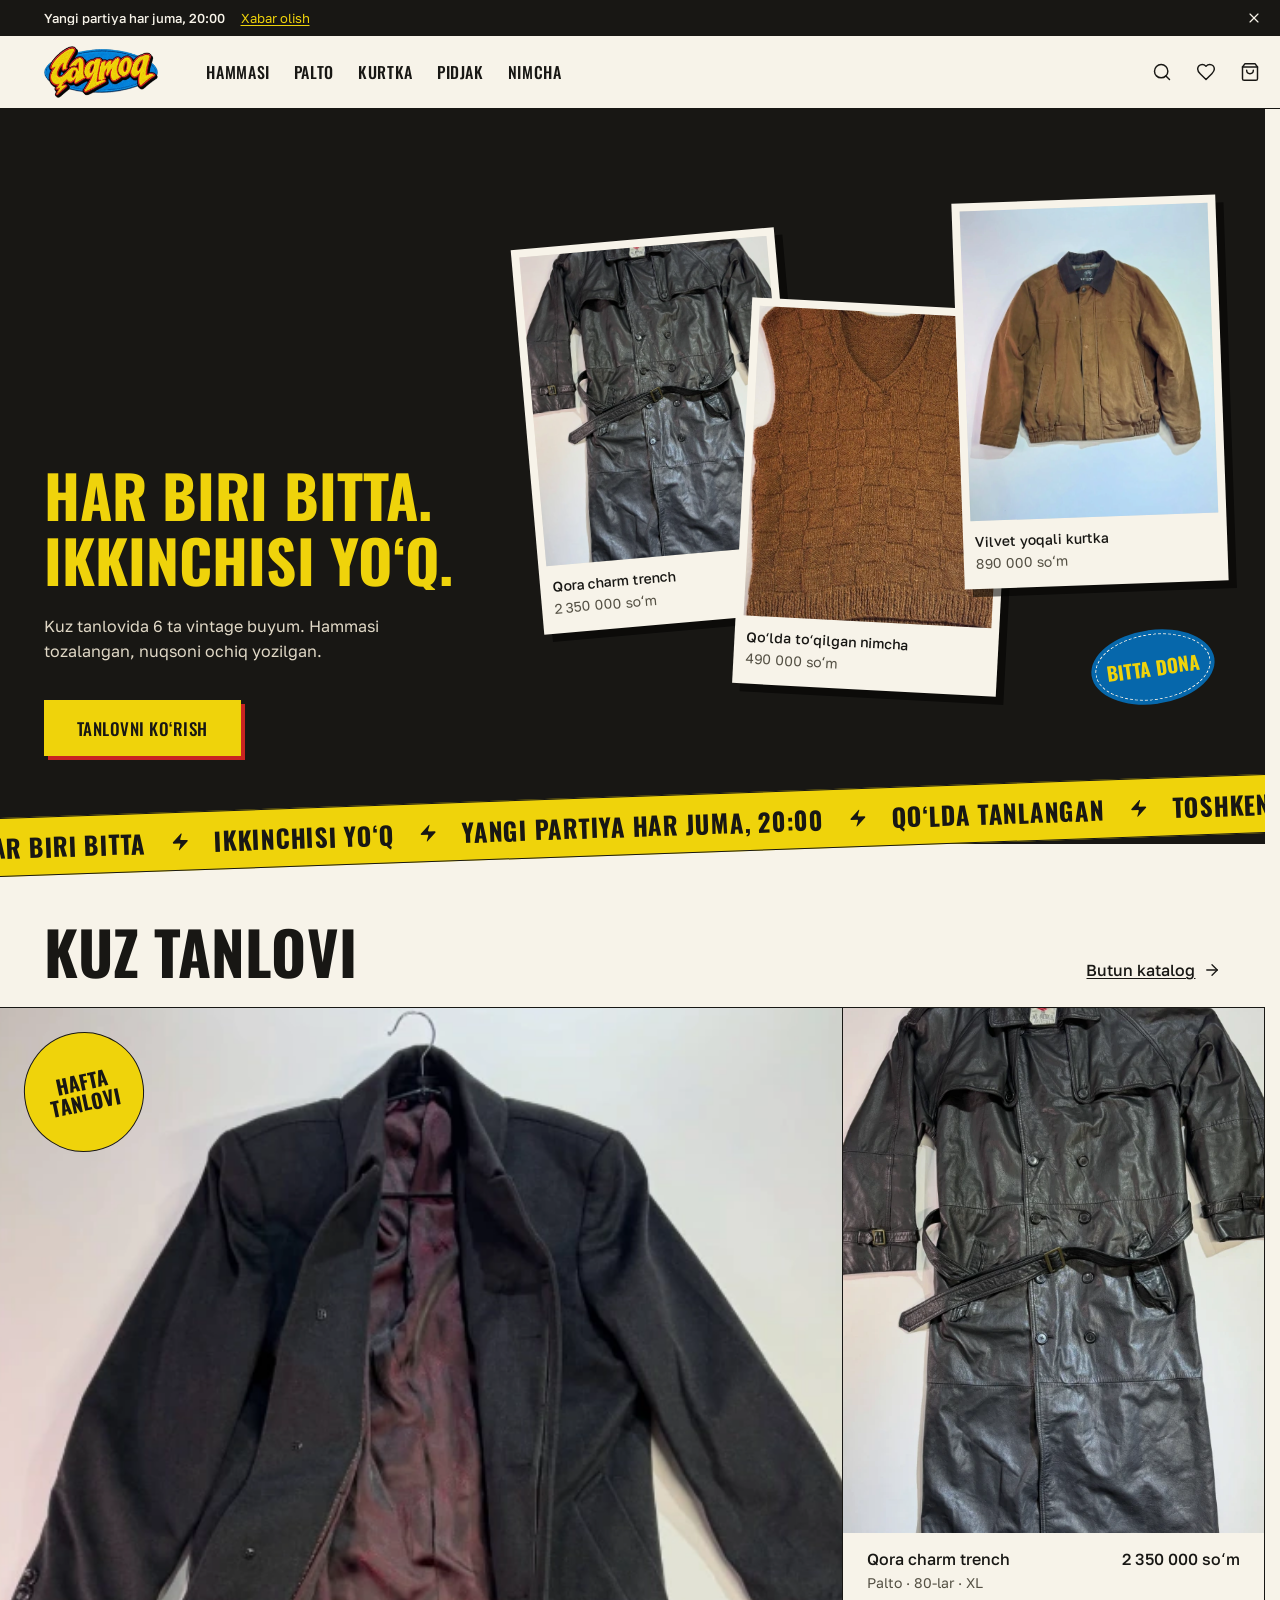
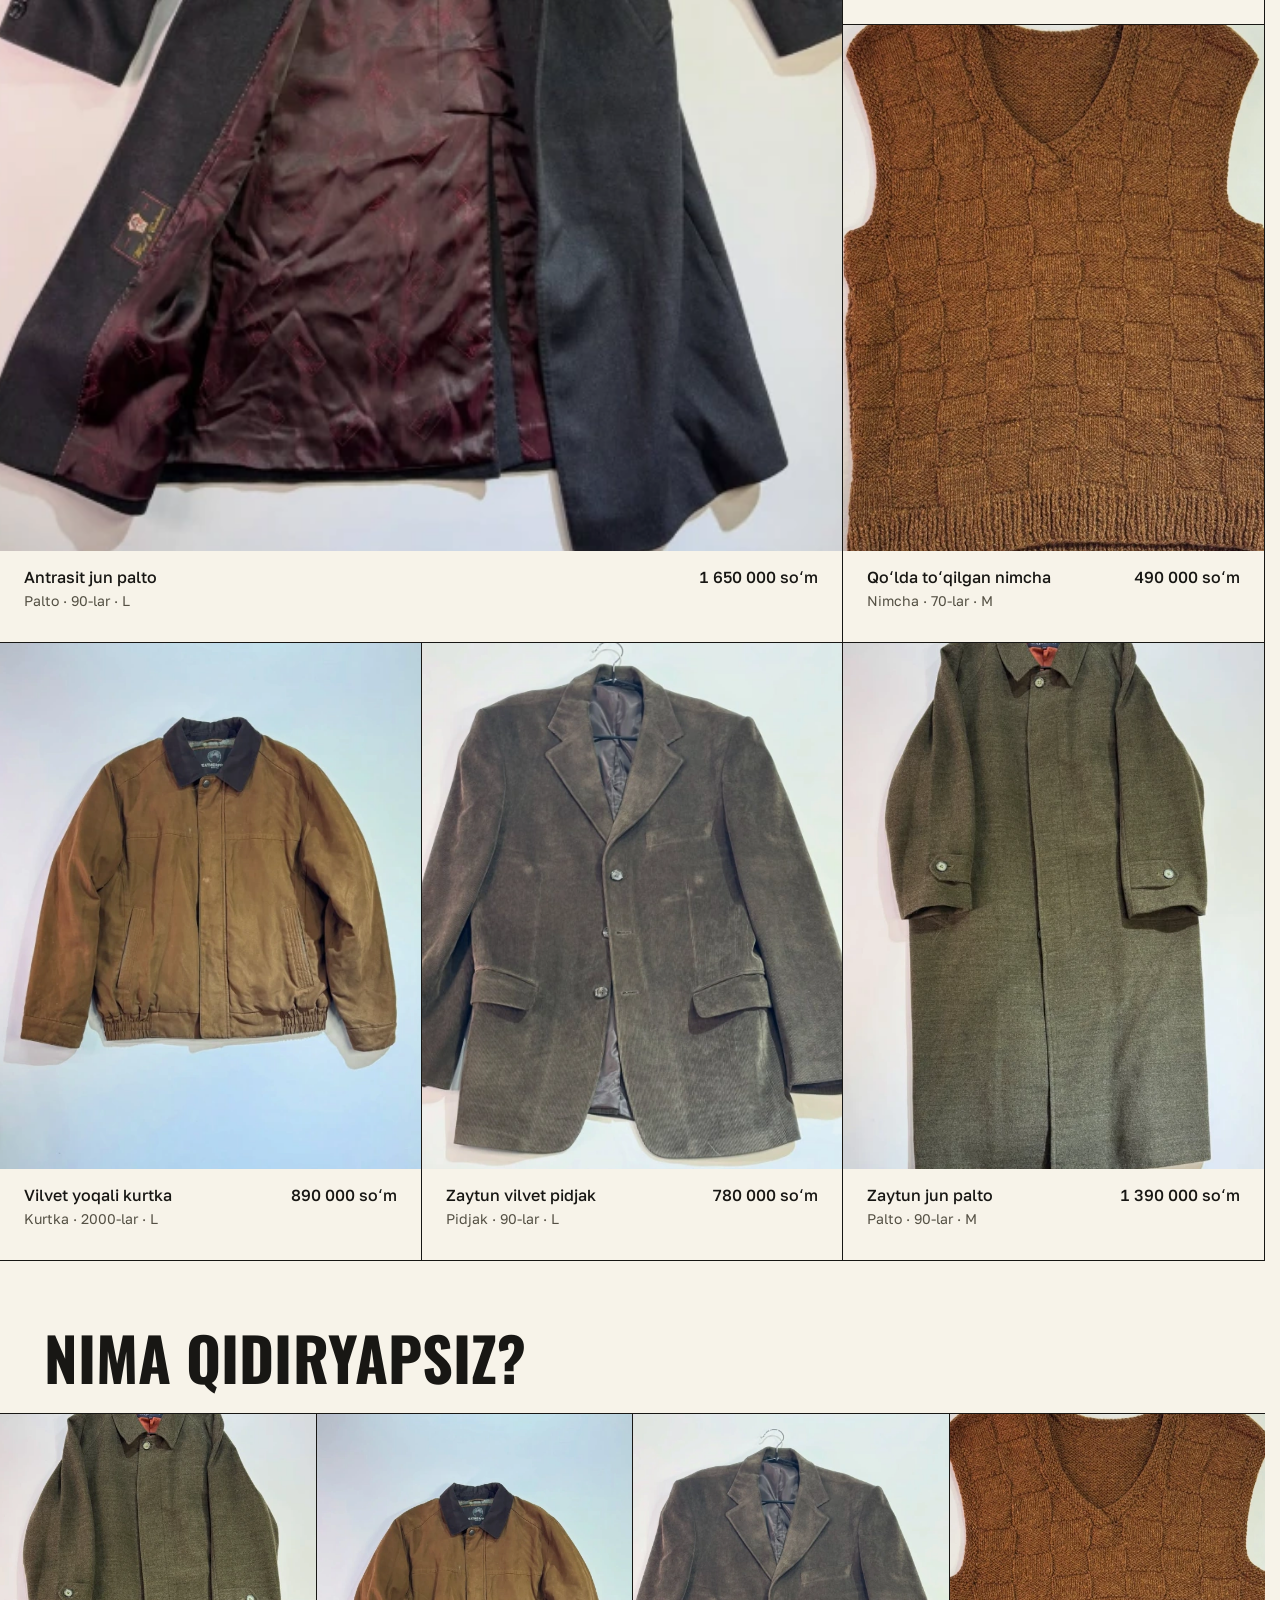
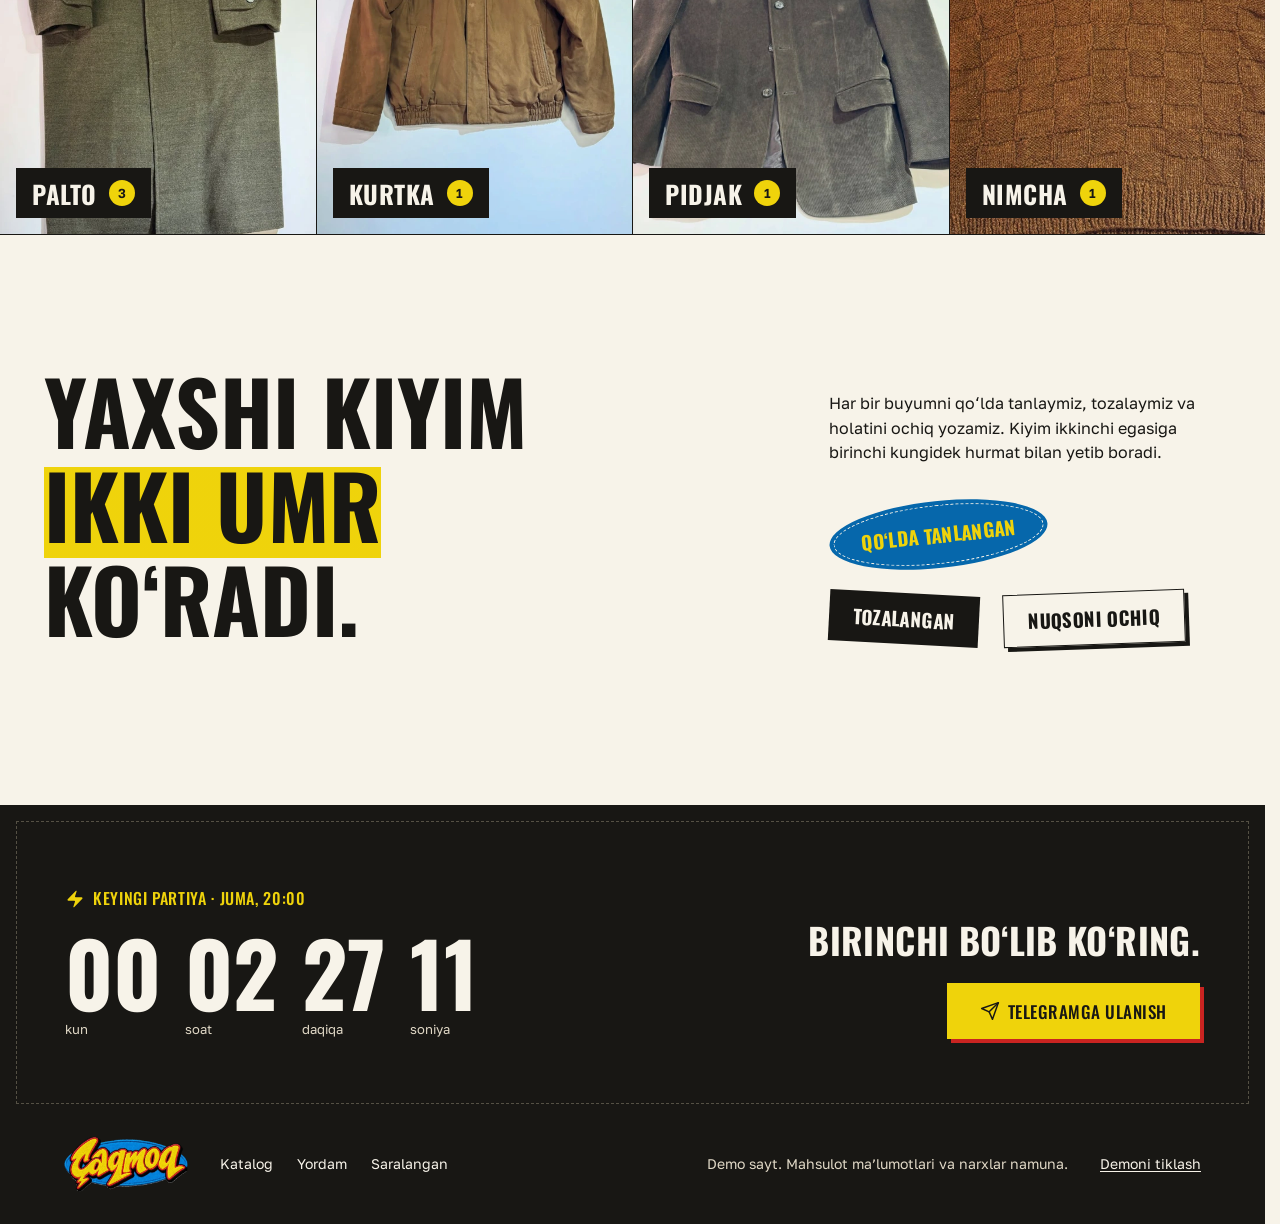
<file: index.html>
<!doctype html>
<html lang="uz">
<head>
  <meta charset="utf-8">
  <meta name="viewport" content="width=device-width, initial-scale=1, viewport-fit=cover">
  <title>Çaqmoq · Vintage kiyimlar</title>
  <meta name="description" content="Ikkinchi qoʻl va vintage kiyimlar. Har biri bitta dona.">
  <meta name="theme-color" content="#181714">
  <link rel="icon" href="assets/favicon.svg" type="image/svg+xml">
  <link rel="preconnect" href="https://fonts.googleapis.com">
  <link rel="preconnect" href="https://fonts.gstatic.com" crossorigin>
  <link rel="stylesheet" href="https://fonts.googleapis.com/css2?family=Golos+Text:wght@400;500;600&family=Oswald:wght@500;700&display=swap">
  <link rel="stylesheet" href="tokens.css?v=7">
  <link rel="stylesheet" href="styles.css?v=7">
</head>
<body>
  <svg width="0" height="0" style="position:absolute" aria-hidden="true">
    <symbol id="i-heart" viewBox="0 0 24 24"><path d="M19 14c1.49-1.46 3-3.21 3-5.5A5.5 5.5 0 0 0 16.5 3c-1.76 0-3 .5-4.5 2-1.5-1.5-2.74-2-4.5-2A5.5 5.5 0 0 0 2 8.5c0 2.3 1.5 4.05 3 5.5l7 7Z"/></symbol>
    <symbol id="i-bag" viewBox="0 0 24 24"><path d="M6 2 3 6v14a2 2 0 0 0 2 2h14a2 2 0 0 0 2-2V6l-3-4Z"/><path d="M3 6h18"/><path d="M16 10a4 4 0 0 1-8 0"/></symbol>
    <symbol id="i-search" viewBox="0 0 24 24"><circle cx="11" cy="11" r="8"/><path d="m21 21-4.3-4.3"/></symbol>
    <symbol id="i-x" viewBox="0 0 24 24"><path d="M18 6 6 18"/><path d="m6 6 12 12"/></symbol>
    <symbol id="i-arrow" viewBox="0 0 24 24"><path d="M5 12h14"/><path d="m12 5 7 7-7 7"/></symbol>
    <symbol id="i-clock" viewBox="0 0 24 24"><circle cx="12" cy="12" r="10"/><path d="M12 6v6l4 2"/></symbol>
    <symbol id="i-sliders" viewBox="0 0 24 24"><path d="M21 4h-7"/><path d="M10 4H3"/><path d="M21 12h-9"/><path d="M8 12H3"/><path d="M21 20h-5"/><path d="M12 20H3"/><path d="M14 2v4"/><path d="M8 10v4"/><path d="M16 18v4"/></symbol>
    <symbol id="i-send" viewBox="0 0 24 24"><path d="m22 2-7 20-4-9-9-4Z"/><path d="M22 2 11 13"/></symbol>
    <symbol id="i-home" viewBox="0 0 24 24"><path d="m3 9 9-7 9 7v11a2 2 0 0 1-2 2H5a2 2 0 0 1-2-2z"/><path d="M9 22V12h6v10"/></symbol>
    <symbol id="i-bolt" viewBox="0 0 24 24"><path d="M4 14a1 1 0 0 1-.78-1.63l9.9-10.2a.5.5 0 0 1 .86.46l-1.92 6.02A1 1 0 0 0 13 10h7a1 1 0 0 1 .78 1.63l-9.9 10.2a.5.5 0 0 1-.86-.46l1.92-6.02A1 1 0 0 0 11 14z"/></symbol>
    <symbol id="i-grid" viewBox="0 0 24 24"><path d="M3 3h7v7H3z"/><path d="M14 3h7v7h-7z"/><path d="M14 14h7v7h-7z"/><path d="M3 14h7v7H3z"/></symbol>
  </svg>

  <a class="skip" href="#main">Asosiy qismga oʻtish</a>

  <header class="nav" id="nav">
    <div class="nav__banner" id="banner">
      <p class="nav__banner-text">Yangi partiya har juma, 20:00</p>
      <button class="nav__banner-link" type="button" data-action="telegram">Xabar olish</button>
      <button class="icon-btn icon-btn--on-ink" type="button" id="banner-x" aria-label="Eʼlonni yopish"><svg class="i"><use href="#i-x"/></svg></button>
    </div>
    <div class="nav__bar">
      <a class="nav__brand" href="#/" aria-label="Çaqmoq, bosh sahifa">
        <img src="assets/logo.png" alt="Çaqmoq" width="826" height="374">
      </a>
      <nav class="nav__links" aria-label="Asosiy boʻlimlar">
        <a href="#/katalog">Hammasi</a>
        <a href="#/katalog?tur=Palto" data-type="Palto">Palto</a>
        <a href="#/katalog?tur=Kurtka" data-type="Kurtka">Kurtka</a>
        <a href="#/katalog?tur=Pidjak" data-type="Pidjak">Pidjak</a>
        <a href="#/katalog?tur=Nimcha" data-type="Nimcha">Nimcha</a>
      </nav>
      <div class="nav__actions">
        <button class="icon-btn" type="button" id="search-toggle" aria-label="Qidirish" aria-expanded="false"><svg class="i"><use href="#i-search"/></svg></button>
        <a class="icon-btn nav__only-lg" href="#/saralangan" aria-label="Saralanganlar"><svg class="i"><use href="#i-heart"/></svg><span class="badge" data-saved-count hidden></span></a>
        <button class="icon-btn nav__only-lg" type="button" data-action="cart" aria-label="Savat"><svg class="i"><use href="#i-bag"/></svg><span class="badge" data-cart-count hidden></span></button>
      </div>
      <form class="search" id="search" role="search" autocomplete="off">
        <label class="sr-only" for="search-input">Buyum qidirish</label>
        <input class="search__input" id="search-input" type="search" placeholder="Palto, charm, 90-lar" role="combobox" aria-expanded="false" aria-controls="search-list" aria-autocomplete="list">
        <ul class="search__list" id="search-list" role="listbox" aria-label="Qidiruv natijalari" hidden></ul>
      </form>
    </div>
  </header>

  <main id="main" tabindex="-1"></main>

  <footer class="foot">
    <div class="foot__stitch">
      <div class="drop">
        <p class="drop__label"><svg class="i" aria-hidden="true"><use href="#i-bolt"/></svg>Keyingi partiya · juma, 20:00</p>
        <div class="drop__time" aria-hidden="true">
          <span class="drop__unit"><b data-drop="d">00</b><small>kun</small></span>
          <span class="drop__unit"><b data-drop="h">00</b><small>soat</small></span>
          <span class="drop__unit"><b data-drop="m">00</b><small>daqiqa</small></span>
          <span class="drop__unit"><b data-drop="s">00</b><small>soniya</small></span>
        </div>
      </div>
      <div class="foot__cta">
        <p class="foot__line">Birinchi boʻlib koʻring.</p>
        <button class="btn btn--on-ink" type="button" data-action="telegram"><svg class="i" aria-hidden="true"><use href="#i-send"/></svg>Telegramga ulanish</button>
      </div>
    </div>
    <div class="foot__meta">
      <img class="foot__logo" src="assets/logo.png" alt="Çaqmoq" width="826" height="374" loading="lazy">
      <nav class="foot__links" aria-label="Pastki havolalar">
        <a href="#/katalog">Katalog</a>
        <a href="#/yordam">Yordam</a>
        <a href="#/saralangan">Saralangan</a>
      </nav>
      <p class="foot__note">Demo sayt. Mahsulot maʼlumotlari va narxlar namuna.</p>
      <button class="foot__reset" type="button" data-action="reset">Demoni tiklash</button>
    </div>
  </footer>

  <nav class="tabbar" aria-label="Telefon menyusi">
    <a class="tabbar__item" href="#/" data-tab="home"><svg class="i" aria-hidden="true"><use href="#i-home"/></svg>Bosh</a>
    <a class="tabbar__item" href="#/katalog" data-tab="catalog"><svg class="i" aria-hidden="true"><use href="#i-grid"/></svg>Katalog</a>
    <a class="tabbar__item" href="#/saralangan" data-tab="saved"><svg class="i" aria-hidden="true"><use href="#i-heart"/></svg>Saralangan<span class="badge" data-saved-count hidden></span></a>
    <button class="tabbar__item" type="button" data-action="cart"><svg class="i" aria-hidden="true"><use href="#i-bag"/></svg>Savat<span class="badge" data-cart-count hidden></span></button>
  </nav>

  <dialog class="drawer" id="cart" aria-labelledby="cart-title"></dialog>
  <dialog class="lightbox" id="lightbox" aria-label="Surat kattalashtirilgan"></dialog>
  <div class="toasts" id="toasts" role="status" aria-live="polite"></div>

  <noscript><p class="noscript">Bu demo uchun JavaScript yoqilgan boʻlishi kerak.</p></noscript>

  <script src="js/data.js?v=7"></script>
  <script src="js/store.js?v=7"></script>
  <script src="js/search.js?v=7"></script>
  <script src="js/ui.js?v=7"></script>
  <script src="js/pages.js?v=7"></script>
  <script src="js/checkout.js?v=7"></script>
  <script src="js/app.js?v=7"></script>
</body>
</html>
</file>
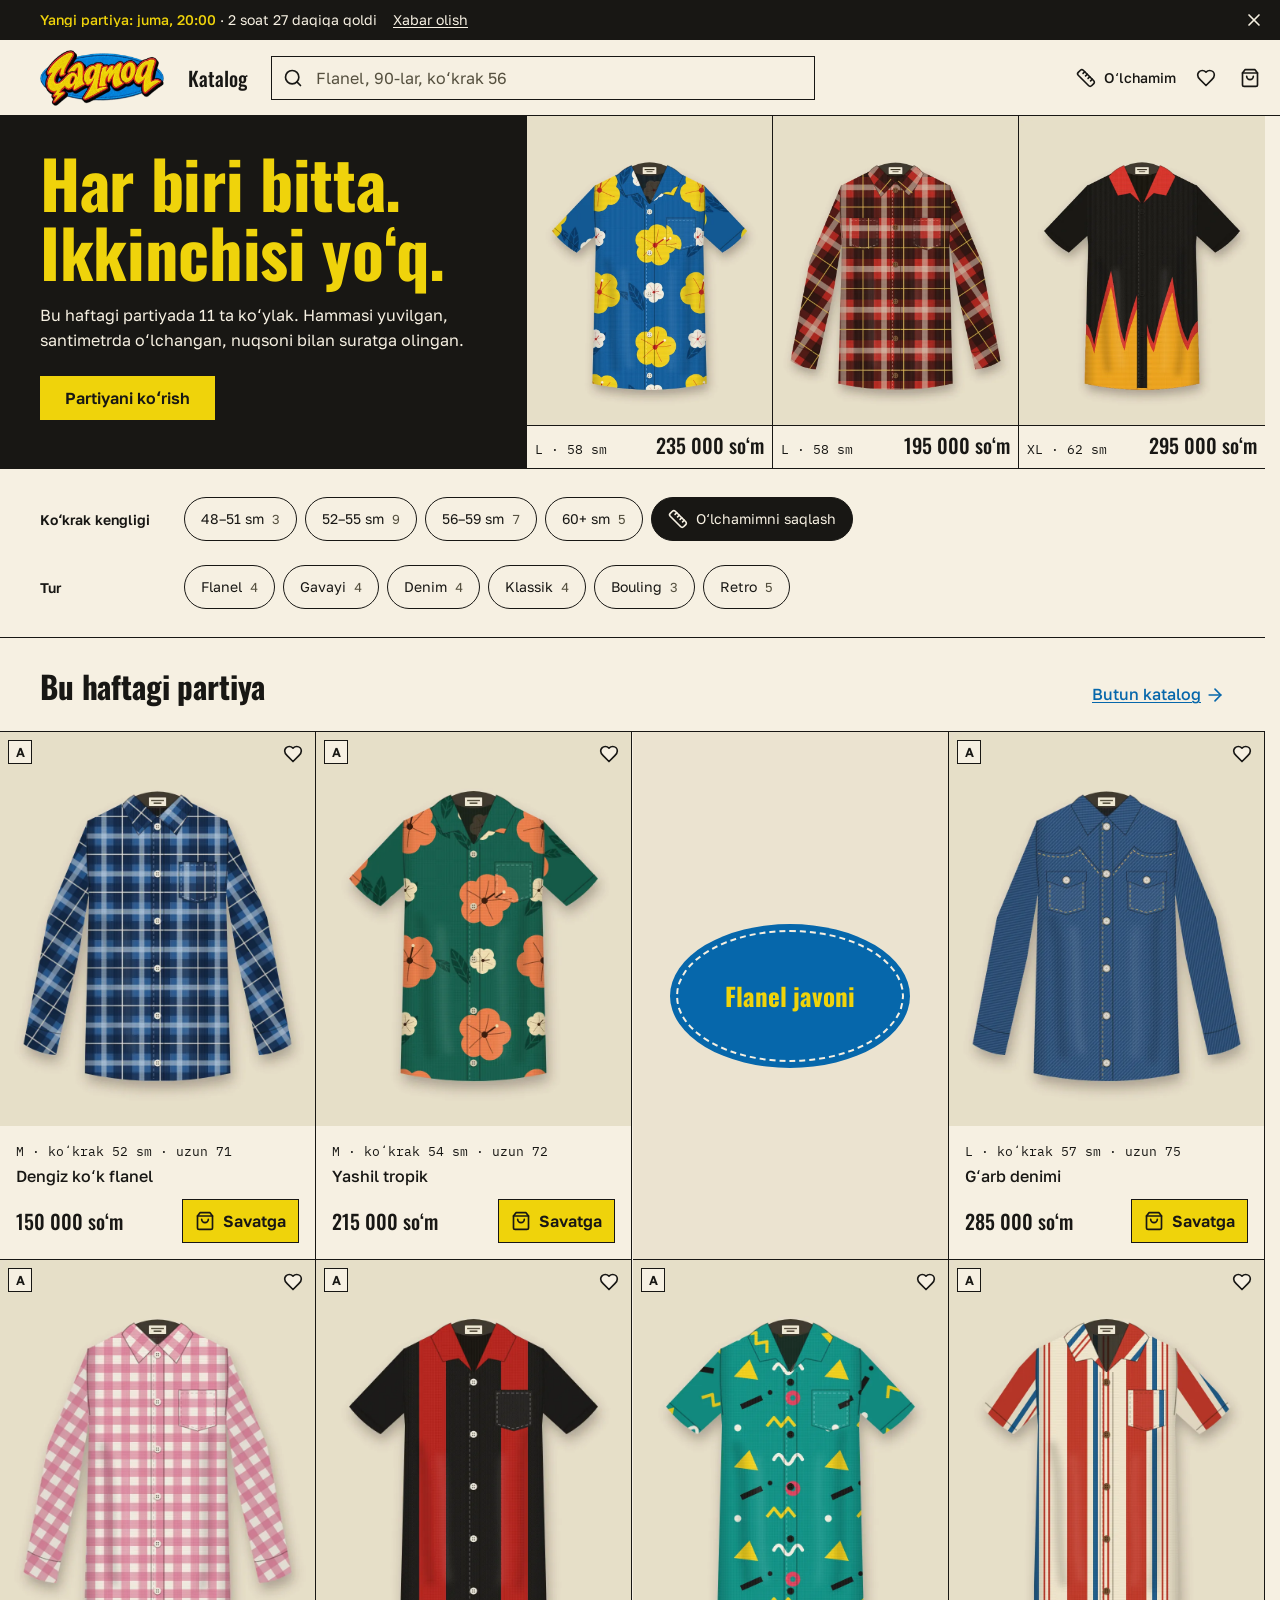
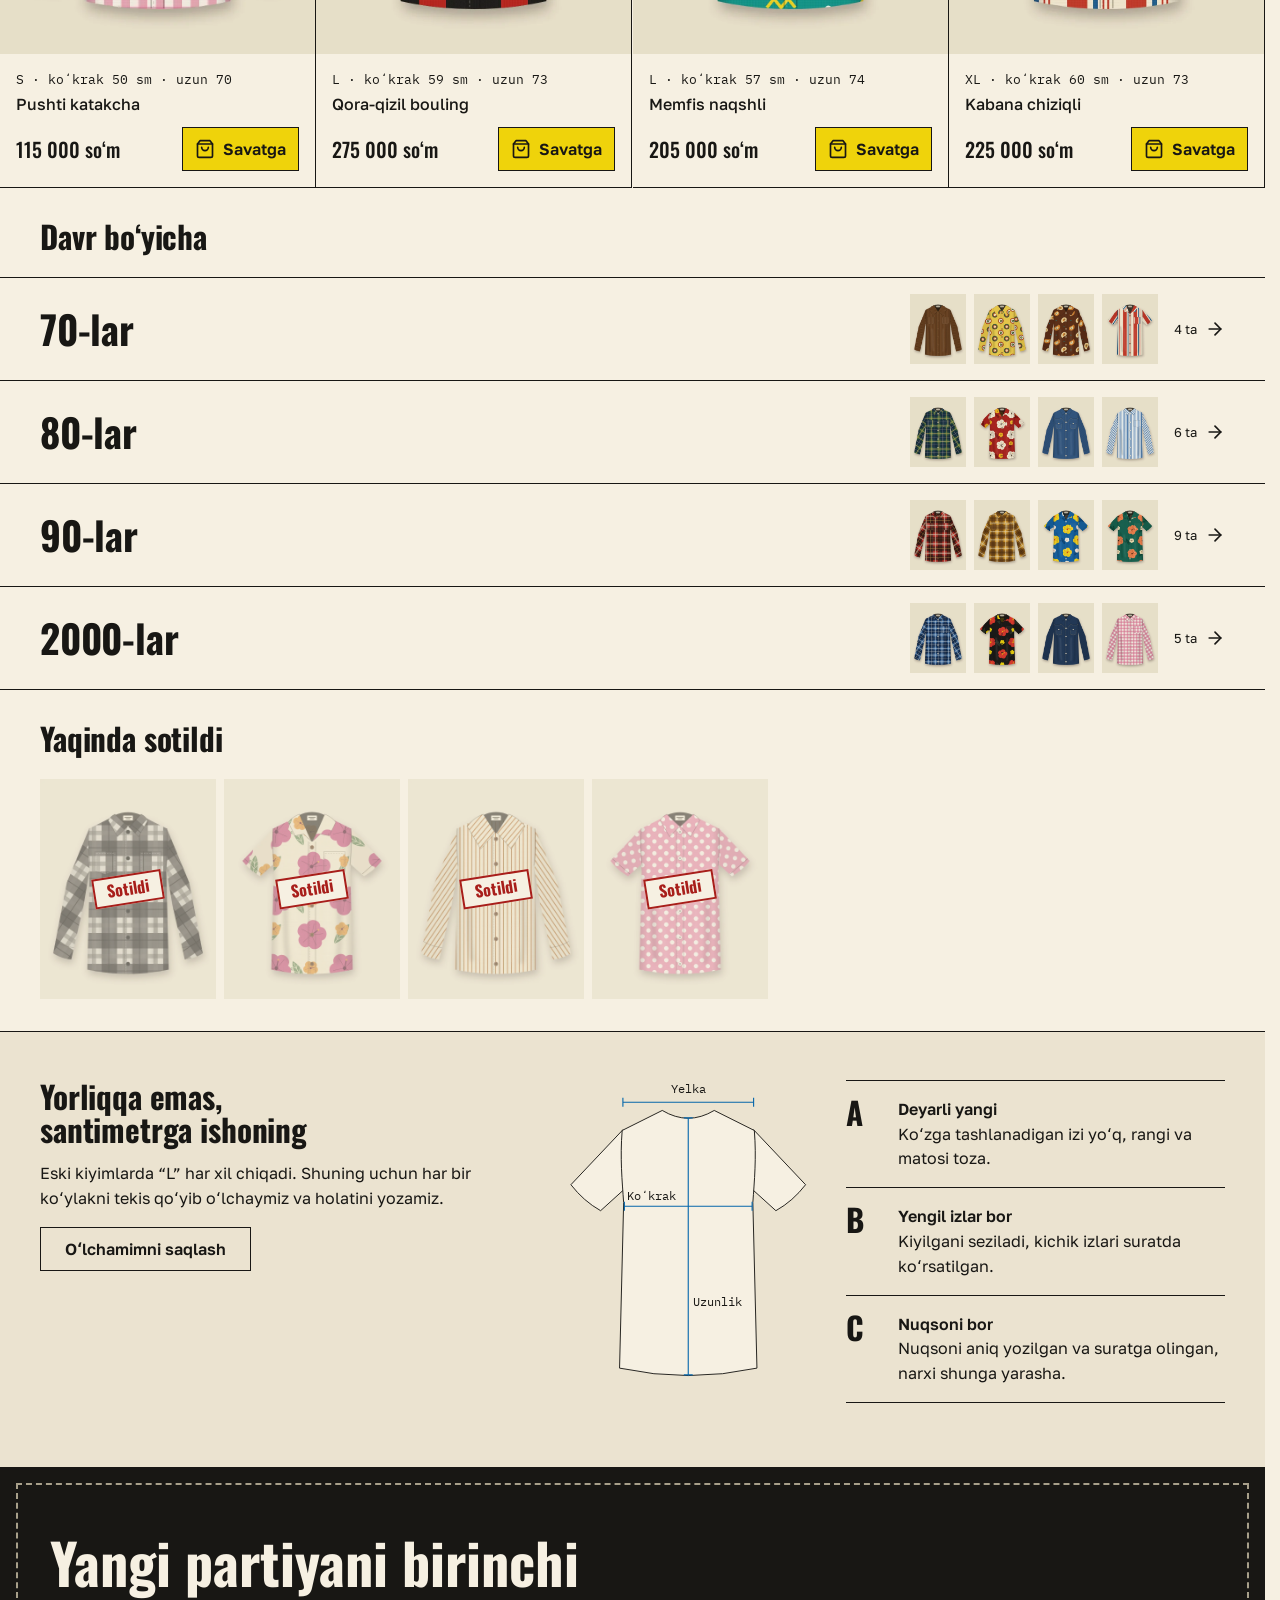
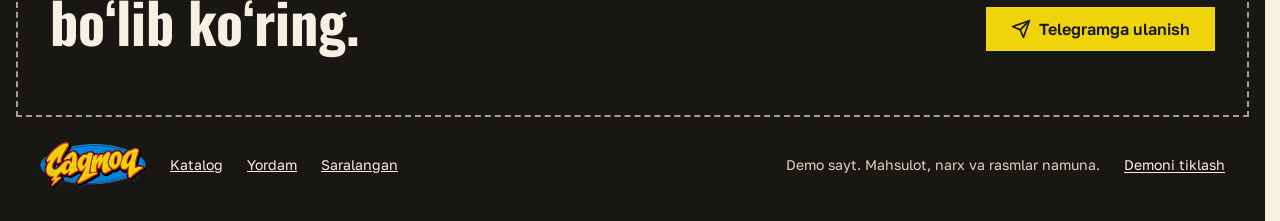
<file: arxiv/v1/index.html>
<!doctype html>
<html lang="uz">
<head>
  <meta charset="utf-8">
  <meta name="viewport" content="width=device-width, initial-scale=1, viewport-fit=cover">
  <title>Çaqmoq · Vintage koʻylaklar</title>
  <meta name="description" content="Ikkinchi qoʻl va vintage koʻylaklar. Har biri bitta dona, santimetrda oʻlchangan.">
  <meta name="theme-color" content="#181714">
  <link rel="icon" href="assets/favicon.svg" type="image/svg+xml">
  <link rel="preconnect" href="https://fonts.googleapis.com">
  <link rel="preconnect" href="https://fonts.gstatic.com" crossorigin>
  <link rel="stylesheet" href="https://fonts.googleapis.com/css2?family=Golos+Text:wght@400;500;600&family=IBM+Plex+Mono:wght@400;500&family=Oswald:wght@500;700&display=swap">
  <link rel="stylesheet" href="tokens.css">
  <link rel="stylesheet" href="styles.css">
</head>
<body>
  <svg width="0" height="0" style="position:absolute" aria-hidden="true">
    <symbol id="i-heart" viewBox="0 0 24 24"><path d="M19 14c1.49-1.46 3-3.21 3-5.5A5.5 5.5 0 0 0 16.5 3c-1.76 0-3 .5-4.5 2-1.5-1.5-2.74-2-4.5-2A5.5 5.5 0 0 0 2 8.5c0 2.3 1.5 4.05 3 5.5l7 7Z"/></symbol>
    <symbol id="i-bag" viewBox="0 0 24 24"><path d="M6 2 3 6v14a2 2 0 0 0 2 2h14a2 2 0 0 0 2-2V6l-3-4Z"/><path d="M3 6h18"/><path d="M16 10a4 4 0 0 1-8 0"/></symbol>
    <symbol id="i-search" viewBox="0 0 24 24"><circle cx="11" cy="11" r="8"/><path d="m21 21-4.3-4.3"/></symbol>
    <symbol id="i-x" viewBox="0 0 24 24"><path d="M18 6 6 18"/><path d="m6 6 12 12"/></symbol>
    <symbol id="i-check" viewBox="0 0 24 24"><path d="M20 6 9 17l-5-5"/></symbol>
    <symbol id="i-arrow" viewBox="0 0 24 24"><path d="M5 12h14"/><path d="m12 5 7 7-7 7"/></symbol>
    <symbol id="i-left" viewBox="0 0 24 24"><path d="m15 18-6-6 6-6"/></symbol>
    <symbol id="i-right" viewBox="0 0 24 24"><path d="m9 18 6-6-6-6"/></symbol>
    <symbol id="i-ruler" viewBox="0 0 24 24"><path d="M21.3 15.3a2.4 2.4 0 0 1 0 3.4l-2.6 2.6a2.4 2.4 0 0 1-3.4 0L2.7 8.7a2.41 2.41 0 0 1 0-3.4l2.6-2.6a2.41 2.41 0 0 1 3.4 0Z"/><path d="m14.5 12.5 2-2"/><path d="m11.5 9.5 2-2"/><path d="m8.5 6.5 2-2"/><path d="m17.5 15.5 2-2"/></symbol>
    <symbol id="i-clock" viewBox="0 0 24 24"><circle cx="12" cy="12" r="10"/><path d="M12 6v6l4 2"/></symbol>
    <symbol id="i-sliders" viewBox="0 0 24 24"><path d="M21 4h-7"/><path d="M10 4H3"/><path d="M21 12h-9"/><path d="M8 12H3"/><path d="M21 20h-5"/><path d="M12 20H3"/><path d="M14 2v4"/><path d="M8 10v4"/><path d="M16 18v4"/></symbol>
    <symbol id="i-send" viewBox="0 0 24 24"><path d="m22 2-7 20-4-9-9-4Z"/><path d="M22 2 11 13"/></symbol>
    <symbol id="i-home" viewBox="0 0 24 24"><path d="m3 9 9-7 9 7v11a2 2 0 0 1-2 2H5a2 2 0 0 1-2-2z"/><path d="M9 22V12h6v10"/></symbol>
    <symbol id="i-grid" viewBox="0 0 24 24"><path d="M3 3h7v7H3z"/><path d="M14 3h7v7h-7z"/><path d="M14 14h7v7h-7z"/><path d="M3 14h7v7H3z"/></symbol>
  </svg>

  <a class="skip" href="#main">Asosiy qismga oʻtish</a>

  <header class="nav" id="nav">
    <div class="nav__banner" id="banner">
      <p class="nav__banner-text">Yangi partiya: juma, 20:00<span class="nav__count" id="drop-count"></span></p>
      <button class="nav__banner-link" type="button" data-action="telegram">Xabar olish</button>
      <button class="icon-btn icon-btn--on-ink" type="button" id="banner-x" aria-label="Eʼlonni yopish"><svg class="i"><use href="#i-x"/></svg></button>
    </div>
    <div class="nav__bar">
      <a class="nav__brand" href="#/" aria-label="Çaqmoq, bosh sahifa">
        <img src="assets/logo.png" alt="Çaqmoq" width="826" height="374">
      </a>
      <a class="nav__link" href="#/katalog">Katalog</a>
      <form class="search" id="search" role="search" autocomplete="off">
        <label class="sr-only" for="search-input">Koʻylak qidirish</label>
        <svg class="i search__icon" aria-hidden="true"><use href="#i-search"/></svg>
        <input class="search__input" id="search-input" type="search" placeholder="Flanel, 90-lar, koʻkrak 56" role="combobox" aria-expanded="false" aria-controls="search-list" aria-autocomplete="list">
        <ul class="search__list" id="search-list" role="listbox" aria-label="Qidiruv natijalari" hidden></ul>
      </form>
      <div class="nav__actions">
        <button class="icon-btn nav__only-sm" type="button" id="search-toggle" aria-label="Qidirish" aria-expanded="false"><svg class="i"><use href="#i-search"/></svg></button>
        <button class="nav__fit" type="button" data-action="fit"><svg class="i" aria-hidden="true"><use href="#i-ruler"/></svg><span data-fit-label>Oʻlchamim</span></button>
        <a class="icon-btn nav__only-lg" href="#/saralangan" aria-label="Saralanganlar"><svg class="i"><use href="#i-heart"/></svg><span class="badge" data-saved-count hidden></span></a>
        <button class="icon-btn nav__only-lg" type="button" data-action="cart" aria-label="Savat"><svg class="i"><use href="#i-bag"/></svg><span class="badge" data-cart-count hidden></span></button>
      </div>
    </div>
  </header>

  <main id="main" tabindex="-1"></main>

  <footer class="foot">
    <div class="foot__stitch">
      <p class="foot__line">Yangi partiyani birinchi boʻlib koʻring.</p>
      <button class="btn" type="button" data-action="telegram"><svg class="i" aria-hidden="true"><use href="#i-send"/></svg>Telegramga ulanish</button>
    </div>
    <div class="foot__meta">
      <img class="foot__logo" src="assets/logo.png" alt="Çaqmoq" width="826" height="374" loading="lazy">
      <nav class="foot__links" aria-label="Pastki havolalar">
        <a href="#/katalog">Katalog</a>
        <a href="#/yordam">Yordam</a>
        <a href="#/saralangan">Saralangan</a>
      </nav>
      <p class="foot__note">Demo sayt. Mahsulot, narx va rasmlar namuna.</p>
      <button class="foot__reset" type="button" data-action="reset">Demoni tiklash</button>
    </div>
  </footer>

  <nav class="tabbar" aria-label="Asosiy boʻlimlar">
    <a class="tabbar__item" href="#/" data-tab="home"><svg class="i" aria-hidden="true"><use href="#i-home"/></svg>Bosh</a>
    <a class="tabbar__item" href="#/katalog" data-tab="catalog"><svg class="i" aria-hidden="true"><use href="#i-grid"/></svg>Katalog</a>
    <a class="tabbar__item" href="#/saralangan" data-tab="saved"><svg class="i" aria-hidden="true"><use href="#i-heart"/></svg>Saralangan<span class="badge" data-saved-count hidden></span></a>
    <button class="tabbar__item" type="button" data-action="cart"><svg class="i" aria-hidden="true"><use href="#i-bag"/></svg>Savat<span class="badge" data-cart-count hidden></span></button>
  </nav>

  <dialog class="drawer" id="cart" aria-labelledby="cart-title"></dialog>
  <dialog class="modal" id="fit" aria-labelledby="fit-title"></dialog>
  <dialog class="lightbox" id="lightbox" aria-label="Surat kattalashtirilgan"></dialog>
  <div class="toasts" id="toasts" role="status" aria-live="polite"></div>

  <noscript><p class="noscript">Bu demo uchun JavaScript yoqilgan boʻlishi kerak.</p></noscript>

  <script src="js/data.js"></script>
  <script src="js/store.js"></script>
  <script src="js/search.js"></script>
  <script src="js/ui.js"></script>
  <script src="js/pages.js"></script>
  <script src="js/checkout.js"></script>
  <script src="js/app.js"></script>
</body>
</html>
</file>
<file: tokens.css>
/* Çaqmoq dizayn tokenlari. Brend ranglari logotip faylidan olingan. */
:root {
  --color-paper: oklch(96.4% 0.014 87);
  --color-paper-2: oklch(92.6% 0.020 87);
  --color-paper-3: oklch(88.4% 0.026 87);
  --color-ink: oklch(20.5% 0.006 91.6);
  --color-ink-2: oklch(43.1% 0.020 90);
  --color-rule: oklch(82% 0.022 87);
  --color-accent: oklch(86.4% 0.178 99.5);
  --color-accent-ink: var(--color-ink);
  --color-blue-deep: oklch(50.2% 0.133 248.1);
  --color-red: oklch(54.1% 0.200 27.8);
  --color-red-deep: oklch(47.4% 0.174 27.9);
  --color-focus: var(--color-blue-deep);
  --color-scrim: oklch(20.5% 0.006 91.6 / 0.5);
  --color-shadow: oklch(8% 0.004 90 / 0.55);

  --font-display: "Oswald", "Arial Narrow", sans-serif;
  --font-body: "Golos Text", "Segoe UI", sans-serif;

  --text-2xs: 0.6875rem;
  --text-xs: 0.8125rem;
  --text-sm: 0.875rem;
  --text-base: 1rem;
  --text-md: 1.25rem;
  --text-lg: 1.5625rem;
  --text-xl: clamp(1.75rem, 1.2rem + 1.6vw, 2.25rem);
  --text-2xl: clamp(2.25rem, 1.4rem + 3.2vw, 3.75rem);
  --text-display: clamp(2.125rem, 11.8vw, 5.5rem);
  --text-page: clamp(2.125rem, 10.2vw, 5.5rem);
  --text-hero: clamp(2rem, 9.4vw, 3rem);

  --space-3xs: 0.25rem;
  --space-2xs: 0.5rem;
  --space-xs: 0.75rem;
  --space-sm: 1rem;
  --space-md: 1.5rem;
  --space-lg: 2rem;
  --space-xl: 3rem;
  --space-2xl: 4rem;
  --space-3xl: 6rem;
  --space-4xl: 8rem;
  --page-gutter: clamp(1.25rem, 3.4vw, 2.75rem);

  --rule-hair: 1px;
  --rule-heavy: 1.5px;
  --radius-pill: 999px;

  --control-h: 2.75rem;
  --cta-h: 3.5rem;
  --banner-h: 2.25rem;
  --bar-h: 3.75rem;
  --tab-h: 3.75rem;
  --nav-offset: calc(var(--banner-h) + var(--bar-h));

  --ease-out: cubic-bezier(0.16, 1, 0.3, 1);
  --ease-in: cubic-bezier(0.7, 0, 0.84, 0);
  --dur-micro: 120ms;
  --dur-short: 220ms;
  --dur-long: 420ms;
  --dur-slow: 700ms;

  --z-sticky: 200;
  --z-nav: 300;
  --z-tab: 310;
  --z-toast: 500;
}

@media (min-width: 60rem) {
  :root {
    --bar-h: 4.5rem;
    --tab-h: 0px;
    --text-display: clamp(3rem, 6.8vw, 7rem);
    --text-page: var(--text-display);
    --text-hero: clamp(2.75rem, 4.6vw, 5.25rem);
  }
}

.nav-compact { --nav-offset: var(--bar-h); }
</file>
<file: styles.css>
/* Hallmark · macrostructure: Catalogue (v1 uslubi saqlangan, foydalanuvchi soʻrovi) · F6 knobs: ratio=4/5, density=2-3-up, action=hover bar, feature=2x2 · hero: ixcham sarlavha + suratlar kolaji (telefonda suriladigan qator) · lenta · suratli turlar
 * theme: custom · vibe: "tikilgan yamoq, baland ovoz, puxta ish" · paper: oklch(96.4% 0.014 87) · accent: oklch(86.4% 0.178 99.5)
 * display: Oswald (bosh harflar) · body: Golos Text · axes: light / display-condensed-bold / chromatic-other (yellow ~100)
 * genre: playful · nav: N12 · footer: Ft5 · enrichment: haqiqiy suratlar · studied: no · context: inferred
 */
/* Hallmark · pre-emit critique: P5 H5 E5 S5 R5 V3 (makrostruktura foydalanuvchi soʻrovi bilan saqlangan) */

*, *::before, *::after { box-sizing: border-box; }
html, body { overflow-x: clip; }
html { scrollbar-gutter: stable; -webkit-text-size-adjust: 100%; }
html:has(dialog[open]) { overflow: hidden; }
::selection { background: var(--color-accent); color: var(--color-accent-ink); }
body {
  margin: 0;
  background: var(--color-paper);
  color: var(--color-ink);
  font-family: var(--font-body);
  font-size: var(--text-base);
  line-height: 1.55;
  -webkit-font-smoothing: antialiased;
  padding-block-end: calc(var(--tab-h) + env(safe-area-inset-bottom));
}
img { display: block; max-width: 100%; height: auto; transition: opacity var(--dur-long) var(--ease-out); }
img.is-loading { opacity: 0; }
h1, h2, h3, p, ul, ol, dl, dd, figure, fieldset { margin: 0; padding: 0; }
ul, ol { list-style: none; }
fieldset { border: 0; min-width: 0; }
a { color: inherit; }
button, input, select, textarea { font: inherit; color: inherit; }
button { background: none; border: 0; padding: 0; cursor: pointer; }
h1, h2, h3 { font-weight: 500; overflow-wrap: anywhere; min-width: 0; font-style: normal; }
main:focus, h1:focus { outline: none; }
:focus-visible { outline: 2px solid var(--color-focus); outline-offset: 2px; }
[hidden] { display: none !important; }

.sr-only { position: absolute; width: 1px; height: 1px; overflow: hidden; clip-path: inset(50%); white-space: nowrap; }
.skip { position: absolute; inset-inline-start: var(--space-sm); inset-block-start: calc(var(--space-3xl) * -1); background: var(--color-accent); color: var(--color-accent-ink); padding: var(--space-2xs) var(--space-sm); z-index: var(--z-toast); }
.skip:focus { inset-block-start: var(--space-2xs); }
.noscript { padding: var(--space-lg) var(--page-gutter); }

.i { width: 1.25rem; height: 1.25rem; fill: none; stroke: currentColor; stroke-width: 1.75; stroke-linecap: round; stroke-linejoin: round; flex: none; }
.display { font-family: var(--font-display); font-weight: 700; line-height: 1.06; letter-spacing: 0.002em; text-transform: uppercase; }
.num { font-size: var(--text-sm); font-variant-numeric: tabular-nums; white-space: nowrap; }
.muted { color: var(--color-ink-2); }
.link { display: inline-flex; align-items: center; gap: var(--space-2xs); color: var(--color-ink); font-weight: 500; white-space: nowrap; text-decoration: underline; text-decoration-thickness: 1px; text-underline-offset: 2px; }
.link .i { width: 1.125rem; height: 1.125rem; transition: transform var(--dur-short) var(--ease-out); }
@media (hover: hover) { .link:hover .i { transform: translateX(3px); } }
.link:active { color: var(--color-ink-2); }

/* ---------- tugmalar: bitta ekranda bitta sariq tugma ---------- */
.btn {
  display: inline-flex; align-items: center; justify-content: center; gap: var(--space-2xs);
  min-height: var(--cta-h); padding-inline: var(--space-lg);
  background: var(--color-accent); color: var(--color-accent-ink);
  border: var(--rule-heavy) solid var(--color-ink);
  box-shadow: 4px 4px 0 var(--color-ink);
  font-family: var(--font-display); font-weight: 500; font-size: 1.0625rem; letter-spacing: 0.03em; text-transform: uppercase;
  line-height: 1; text-decoration: none; white-space: nowrap;
  transition: transform var(--dur-micro) var(--ease-out), box-shadow var(--dur-micro) var(--ease-out);
}
@media (hover: hover) { .btn:hover { transform: translate(-2px, -2px); box-shadow: 6px 6px 0 var(--color-ink); } }
.btn:active { transform: translate(4px, 4px); box-shadow: 0 0 0 var(--color-ink); }
.btn[disabled] { opacity: .55; cursor: not-allowed; transform: none; box-shadow: 4px 4px 0 var(--color-ink); }
.btn--wide { width: 100%; }
.btn--on-ink { border-color: var(--color-accent); box-shadow: 4px 4px 0 var(--color-red); --color-focus: var(--color-paper); }
@media (hover: hover) { .btn--on-ink:hover { box-shadow: 6px 6px 0 var(--color-red); } }
.btn--on-ink:active { box-shadow: 0 0 0 var(--color-red); }
.btn--ghost { background: transparent; color: var(--color-ink); box-shadow: none; }
@media (hover: hover) { .btn--ghost:hover { background: var(--color-ink); color: var(--color-paper); transform: none; box-shadow: none; } }
.btn--ghost:active { transform: translateY(1px); box-shadow: none; }
.btn[data-state="loading"] { cursor: progress; }
.btn[data-state="loading"]::before { content: ""; width: 1rem; height: 1rem; border: 2px solid currentColor; border-inline-end-color: transparent; border-radius: 50%; animation: spin .7s linear infinite; }
.btn[data-state="in"] { background: var(--color-ink); color: var(--color-paper); box-shadow: none; }
@keyframes spin { to { transform: rotate(360deg); } }

.icon-btn { position: relative; display: inline-grid; place-items: center; width: var(--control-h); height: var(--control-h); text-decoration: none; transition: background-color var(--dur-micro) var(--ease-out); }
@media (hover: hover) { .icon-btn:hover { background: var(--color-paper-2); } }
.icon-btn:active { background: var(--color-paper-3); }
.icon-btn[aria-expanded="true"] { background: var(--color-ink); color: var(--color-paper); }
.icon-btn--on-ink { color: var(--color-paper); --color-focus: var(--color-accent); }
@media (hover: hover) { .icon-btn--on-ink:hover { background: var(--color-ink-2); } }

.badge { position: absolute; inset-block-start: var(--space-3xs); inset-inline-end: var(--space-3xs); min-width: 1.125rem; height: 1.125rem; padding-inline: var(--space-3xs); display: grid; place-items: center; background: var(--color-accent); color: var(--color-accent-ink); border-radius: var(--radius-pill); font-size: var(--text-2xs); font-weight: 600; font-variant-numeric: tabular-nums; line-height: 1; }

/* ---------- N12: eʼlon va asosiy qator ---------- */
.nav { position: fixed; inset: 0 0 auto; z-index: var(--z-nav); transition: transform var(--dur-long) var(--ease-out); }
.nav.is-compact { transform: translateY(calc(var(--banner-h) * -1)); }
.nav__banner { height: var(--banner-h); display: flex; align-items: center; gap: var(--space-sm); padding-inline: var(--page-gutter) var(--space-3xs); background: var(--color-ink); color: var(--color-paper); font-size: var(--text-xs); }
.nav__banner .icon-btn { height: var(--banner-h); margin-inline-start: auto; }
.nav__banner .icon-btn .i { width: 1rem; height: 1rem; }
.nav__banner-text { font-weight: 500; line-height: 1; white-space: nowrap; overflow: hidden; text-overflow: ellipsis; min-width: 0; }
.nav__banner-link { display: none; color: var(--color-accent); line-height: 1; text-decoration: underline; text-decoration-thickness: 1px; text-underline-offset: 2px; white-space: nowrap; min-height: var(--banner-h); --color-focus: var(--color-accent); }
.nav__bar { position: relative; display: flex; flex-wrap: wrap; align-items: center; align-content: flex-start; column-gap: var(--space-xl); min-height: var(--bar-h); padding-inline: var(--page-gutter) var(--space-2xs); background: var(--color-paper); border-block-end: var(--rule-hair) solid var(--color-ink); }
.nav__brand { display: flex; align-items: center; height: var(--bar-h); flex: none; }
.nav__brand img { height: 2.625rem; width: auto; }
.nav__links { display: none; }
.nav__links a { position: relative; display: inline-flex; align-items: center; min-height: var(--control-h); font-family: var(--font-display); font-weight: 500; font-size: var(--text-base); letter-spacing: 0.04em; text-transform: uppercase; line-height: 1; text-decoration: none; white-space: nowrap; }
.nav__links a::after { content: ""; position: absolute; inset: auto 0 var(--space-2xs); height: 2px; background: var(--color-ink); transform: scaleX(0); transform-origin: left; transition: transform var(--dur-short) var(--ease-out); }
@media (hover: hover) { .nav__links a:hover::after { transform: scaleX(1); } }
.nav__links a[aria-current="page"]::after { transform: scaleX(1); }
.nav__actions { display: flex; align-items: center; height: var(--bar-h); margin-inline-start: auto; }
.nav__only-lg { display: none; }

/* qidiruv */
.search { position: relative; display: none; flex: 1 1 100%; order: 3; margin-inline-end: var(--space-2xs); padding-block-end: var(--space-sm); }
.nav.is-searching .search { display: block; }
.search__input { width: 100%; height: 3.5rem; padding-inline: var(--space-xs); background: transparent; border: 0; border-block-end: var(--rule-heavy) solid var(--color-ink); border-radius: 0; font-family: var(--font-display); font-weight: 500; font-size: var(--text-lg); letter-spacing: 0.01em; outline: 2px solid transparent; outline-offset: 1px; appearance: none; }
.search__input::placeholder { color: var(--color-ink-2); opacity: 1; }
.search__input::-webkit-search-cancel-button { appearance: none; }
.search__input:focus-visible { outline-color: var(--color-focus); }
.search__list { position: absolute; inset: calc(100% - var(--space-xs)) 0 auto; background: var(--color-paper); border: var(--rule-hair) solid var(--color-ink); max-height: min(70dvh, 30rem); overflow-y: auto; z-index: var(--z-nav); }
.search__opt { display: grid; grid-template-columns: 3.5rem minmax(0, 1fr) auto; align-items: center; gap: var(--space-sm); padding: var(--space-2xs) var(--space-sm); text-decoration: none; cursor: pointer; line-height: 1.35; }
.search__opt--plain { grid-template-columns: minmax(0, 1fr) auto; min-height: var(--control-h); }
.search__opt.is-active, .search__opt:hover { background: var(--color-paper-2); }
.search__opt img { width: 3.5rem; aspect-ratio: 4 / 5; object-fit: cover; }
.search__opt mark { background: var(--color-accent); color: var(--color-accent-ink); }
.search__empty { padding: var(--space-sm); font-size: var(--text-sm); }

main { padding-block-start: calc(var(--banner-h) + var(--bar-h)); }

@keyframes line-up { from { transform: translateY(105%); } }


/* logotip bilan bir xil yamoq */
.patch { position: absolute; inset-block-start: var(--space-sm); inset-inline-end: var(--space-sm); display: grid; place-items: center; width: 7.75rem; aspect-ratio: 5 / 3; background: var(--color-blue-deep); color: var(--color-accent); border-radius: 50%; outline: 1.5px dashed var(--color-paper); outline-offset: -5px; transform: rotate(-8deg); font-family: var(--font-display); font-weight: 700; font-size: 1.1875rem; letter-spacing: 0.02em; text-transform: uppercase; line-height: 1; white-space: nowrap; }


/* ---------- vitrina: ixcham sarlavha va suratlar kolaji ---------- */
.hero { display: grid; grid-template-columns: minmax(0, 1fr); background: var(--color-ink); color: var(--color-paper); overflow: hidden; --color-focus: var(--color-accent); }
.hero__text { display: flex; flex-direction: column; align-items: flex-start; gap: var(--space-xs); padding: var(--space-lg) var(--page-gutter) var(--space-xs); }
.hero__title { color: var(--color-accent); font-size: var(--text-hero); line-height: 1.04; }
.hero__line { display: block; overflow: hidden; padding-block-start: 0.06em; }
.hero__line > span { display: block; animation: line-up var(--dur-slow) var(--ease-out) both; }
.hero__line:nth-child(2) > span { animation-delay: 90ms; }
.hero__lede { max-width: 42ch; color: var(--color-paper-3); }
.hero__btn { display: none; }
.hero__link { display: inline-flex; align-items: center; gap: var(--space-2xs); min-height: var(--control-h); color: var(--color-accent); font-family: var(--font-display); font-weight: 500; letter-spacing: 0.04em; text-transform: uppercase; text-decoration: none; white-space: nowrap; }
.hero__link .i { transition: transform var(--dur-short) var(--ease-out); }
.hero__link:active .i { transform: translateX(3px); }

.hero__stack { display: flex; gap: var(--space-md); overflow-x: auto; scroll-snap-type: x mandatory; scroll-padding-inline: var(--page-gutter); padding: var(--space-sm) var(--page-gutter) var(--space-2xl); scrollbar-width: none; }
.hero__stack::-webkit-scrollbar { display: none; }
.snap { position: relative; flex: 0 0 min(60vw, 15rem); scroll-snap-align: start; display: block; padding: var(--space-2xs) var(--space-2xs) 0; background: var(--color-paper); color: var(--color-ink); text-decoration: none; transform: rotate(calc(var(--r) * 0.4)); transition: transform var(--dur-short) var(--ease-out); }
.snap:focus-visible { outline-offset: 4px; }
.snap__photo { display: block; aspect-ratio: 4 / 5; overflow: hidden; background: var(--color-paper-2); }
.snap__photo img { width: 100%; height: 100%; object-fit: cover; transform: scale(1.03); }
.snap__tag { display: flex; flex-wrap: wrap; justify-content: space-between; align-items: baseline; gap: 0 var(--space-xs); padding: var(--space-xs) var(--space-3xs) var(--space-sm); font-size: var(--text-sm); line-height: 1.3; }
.snap__name { font-weight: 500; }
.snap__price { font-variant-numeric: tabular-nums; white-space: nowrap; color: var(--color-ink-2); }
.hero__patch { display: none; }

/* ---------- lenta ---------- */
.tape { position: relative; z-index: 2; width: 104%; margin-block: calc(var(--space-lg) * -1) 0; margin-inline-start: -2%; background: var(--color-accent); color: var(--color-accent-ink); border-block: var(--rule-heavy) solid var(--color-ink); overflow: hidden; transform: rotate(-2deg); }
.tape__track { display: flex; width: max-content; animation: tape 42s linear infinite; }
.tape__item { display: inline-flex; align-items: center; gap: var(--space-md); padding: var(--space-sm) var(--space-md) var(--space-sm) 0; font-family: var(--font-display); font-weight: 700; font-size: var(--text-md); letter-spacing: 0.03em; text-transform: uppercase; line-height: 1; white-space: nowrap; }
.tape .i, .grid-more .i, .drop__label .i { fill: currentColor; stroke: none; }
@media (hover: hover) { .tape:hover .tape__track { animation-play-state: paused; } }
@keyframes tape { to { transform: translateX(-50%); } }

/* ---------- kuz tanlovi: bitta katta karta ---------- */
.grid--edit .card--feature { grid-column: span 2; }
.sun { position: absolute; inset-block-start: var(--space-sm); inset-inline-start: var(--space-sm); display: grid; place-items: center; width: 6rem; aspect-ratio: 1; padding: var(--space-2xs); background: var(--color-accent); color: var(--color-accent-ink); border: var(--rule-heavy) solid var(--color-ink); border-radius: 50%; transform: rotate(-12deg); font-family: var(--font-display); font-weight: 700; font-size: var(--text-base); letter-spacing: 0.02em; text-transform: uppercase; text-align: center; line-height: 1.05; }
.grid-more { display: flex; flex-direction: column; justify-content: center; align-items: center; gap: var(--space-sm); padding: var(--space-md); background: var(--color-ink); color: var(--color-accent); border-block-end: var(--rule-hair) solid var(--color-ink); font-family: var(--font-display); font-weight: 700; font-size: var(--text-lg); letter-spacing: 0.02em; text-transform: uppercase; text-align: center; line-height: 1.05; text-decoration: none; --color-focus: var(--color-paper); }
.grid-more .i { width: 2.5rem; height: 2.5rem; transition: transform var(--dur-short) var(--ease-out); }
@media (hover: hover) { .grid-more:hover .i { transform: rotate(-12deg) scale(1.1); } }
.grid-more:active { background: var(--color-ink-2); }

/* ---------- suratli turlar ---------- */
.cat-tiles { display: grid; grid-template-columns: repeat(2, minmax(0, 1fr)); gap: var(--rule-hair); background: var(--color-ink); border-block: var(--rule-hair) solid var(--color-ink); }
.cat-tile { position: relative; display: block; aspect-ratio: 1; overflow: hidden; background: var(--color-paper-2); text-decoration: none; }
.cat-tile img { width: 100%; height: 100%; object-fit: cover; object-position: center 30%; transform: scale(1.03); transition: transform var(--dur-slow) var(--ease-out); }
@media (hover: hover) { .cat-tile:hover img { transform: scale(1.08); } }
.cat-tile:focus-visible { outline-offset: -4px; }
.cat-tile__label { position: absolute; inset-block-end: var(--space-xs); inset-inline-start: var(--space-xs); display: inline-flex; align-items: center; gap: var(--space-2xs); max-width: calc(100% - var(--space-md)); padding: var(--space-2xs) var(--space-xs); background: var(--color-ink); color: var(--color-paper); font-family: var(--font-display); font-weight: 700; font-size: var(--text-base); letter-spacing: 0.02em; text-transform: uppercase; line-height: 1; }
.cat-tile__count { display: grid; place-items: center; min-width: 1.625rem; height: 1.625rem; padding-inline: var(--space-3xs); border-radius: var(--radius-pill); background: var(--color-accent); color: var(--color-accent-ink); font-family: var(--font-body); font-size: var(--text-xs); font-weight: 600; letter-spacing: 0; }

/* ---------- vaʼdalar stikerlari ---------- */
.stickers { display: flex; flex-wrap: wrap; align-items: center; gap: var(--space-md); padding-block-start: var(--space-xs); }
.sticker { display: inline-grid; place-items: center; padding: var(--space-sm) var(--space-md); transform: rotate(var(--r, 0deg)); font-family: var(--font-display); font-weight: 700; font-size: 1.1875rem; letter-spacing: 0.02em; text-transform: uppercase; line-height: 1; white-space: nowrap; }
.sticker--blue { padding: var(--space-md) var(--space-lg); background: var(--color-blue-deep); color: var(--color-accent); border-radius: 50%; outline: 1.5px dashed var(--color-paper); outline-offset: -5px; }
.sticker--ink { background: var(--color-ink); color: var(--color-paper); }
.sticker--paper { background: var(--color-paper); color: var(--color-ink); border: var(--rule-heavy) solid var(--color-ink); box-shadow: 4px 4px 0 var(--color-ink); }

/* ---------- footer: keyingi partiya ---------- */
.foot__stitch { display: flex; flex-direction: column; align-items: flex-start; gap: var(--space-xl); padding: var(--space-xl) var(--space-md) var(--space-2xl); border: 1.5px dashed var(--color-ink-2); }
.drop { display: grid; gap: var(--space-sm); }
.drop__label { display: inline-flex; align-items: center; gap: var(--space-2xs); color: var(--color-accent); font-family: var(--font-display); font-weight: 500; letter-spacing: 0.04em; text-transform: uppercase; }
.drop__time { display: flex; gap: var(--space-md); }
.drop__unit { display: grid; justify-items: start; gap: var(--space-3xs); }
.drop__unit b { font-family: var(--font-display); font-weight: 700; font-size: clamp(2.75rem, 10vw, 5.5rem); line-height: 1; font-variant-numeric: tabular-nums; color: var(--color-paper); }
.drop__unit small { font-size: var(--text-xs); color: var(--color-paper-3); }
.foot__cta { display: grid; justify-items: start; gap: var(--space-md); }
.foot__line { font-family: var(--font-display); font-weight: 700; font-size: var(--text-xl); letter-spacing: 0.01em; text-transform: uppercase; line-height: 1.06; overflow-wrap: anywhere; }

@media (min-width: 40rem) {
  .grid--edit .card--feature { grid-row: span 2; }
  .card--feature .card__media { flex: 1; }
  .card--feature .card__photo { position: absolute; inset: 0; aspect-ratio: auto; }
  .grid--edit .grid-more { display: none; }
  .sun { width: 7.5rem; font-size: var(--text-md); inset-block-start: var(--space-md); inset-inline-start: var(--space-md); }
  .cat-tiles { grid-template-columns: repeat(4, minmax(0, 1fr)); }
  .cat-tile { aspect-ratio: 3 / 4; }
  .cat-tile__label { inset-block-end: var(--space-sm); inset-inline-start: var(--space-sm); gap: var(--space-xs); padding: var(--space-xs) var(--space-sm); font-size: var(--text-lg); }
  .foot__stitch { flex-direction: row; flex-wrap: wrap; align-items: flex-end; justify-content: space-between; padding: var(--space-2xl) var(--space-xl); }
  .foot__cta { justify-items: end; text-align: end; }
}

@media (min-width: 60rem) {
  .hero { grid-template-columns: minmax(0, 5fr) minmax(0, 7fr); min-height: min(calc(100dvh - var(--banner-h) - var(--bar-h)), 46rem); }
  .hero__text { justify-content: flex-end; gap: var(--space-md); padding: var(--space-xl) var(--space-lg) calc(var(--space-2xl) + var(--space-md)) var(--page-gutter); }
  .hero__btn { display: inline-flex; margin-block-start: var(--space-xs); }
  .hero__link { display: none; }
  .hero__stack { position: relative; display: block; overflow: visible; align-self: center; width: min(100% - var(--page-gutter), 46rem); aspect-ratio: 5 / 4; margin: var(--space-lg) var(--page-gutter) var(--space-2xl) auto; padding: 0; }
  .snap { position: absolute; width: 38%; transform: rotate(var(--r)); box-shadow: 8px 8px 0 var(--color-shadow); }
  .snap__tag { flex-direction: column; gap: var(--space-3xs); }
  .snap--1 { inset-inline-start: 0; inset-block-start: 10%; z-index: 1; }
  .snap--2 { inset-inline-start: 31%; inset-block-start: 22%; z-index: 2; }
  .snap--3 { inset-inline-start: 62%; inset-block-start: 3%; z-index: 3; }
  .snap--4 { display: none; }
  @media (hover: hover) { .snap:hover { transform: rotate(0deg) translateY(-8px); z-index: 4; } }
  .hero__patch { display: grid; inset: auto 1% 6% auto; z-index: 5; }
  .tape { margin-block-start: calc(var(--space-xl) * -1); }
  .tape__item { font-size: var(--text-lg); }
}

/* ---------- boʻlim sarlavhasi ---------- */
.head { display: flex; flex-wrap: wrap; align-items: flex-end; justify-content: space-between; gap: var(--space-sm) var(--space-md); padding: var(--space-2xl) var(--page-gutter) var(--space-md); }
.head__title { font-size: var(--text-2xl); }
.head--small { padding-block-start: var(--space-xl); }
.head--small .head__title { font-size: var(--text-xl); }

/* ---------- F6: mahsulot katalogi ---------- */
.grid { display: grid; grid-template-columns: repeat(2, minmax(0, 1fr)); border-block-start: var(--rule-hair) solid var(--color-ink); }
.card { position: relative; display: flex; flex-direction: column; min-width: 0; border-block-end: var(--rule-hair) solid var(--color-ink); border-inline-end: var(--rule-hair) solid var(--color-ink); }
.card__media { position: relative; overflow: hidden; background: var(--color-paper-2); }
.card__photo { display: block; aspect-ratio: 4 / 5; }
.card__img { width: 100%; height: 100%; object-fit: cover; transform: scale(1.03); transition: transform var(--dur-slow) var(--ease-out), opacity var(--dur-long) var(--ease-out); }
@media (hover: hover) { .card:hover .card__img { transform: scale(1.06); } }
.heart { position: absolute; inset-block-start: 0; inset-inline-end: 0; display: grid; place-items: center; width: var(--control-h); height: var(--control-h); transition: opacity var(--dur-short) var(--ease-out); }
.heart .i { fill: var(--color-paper); stroke: var(--color-ink); }
.heart[aria-pressed="true"] .i { fill: var(--color-red); }
.heart:active .i { transform: translateY(1px); }
@media (hover: hover) {
  .heart { opacity: 0; }
  .heart[aria-pressed="true"], .card:hover .heart, .heart:focus-visible { opacity: 1; }
}
.card__add { display: none; }
@media (hover: hover) {
  .card__add { position: absolute; inset: auto 0 0; display: block; min-height: 3rem; background: var(--color-ink); color: var(--color-paper); font-family: var(--font-display); font-weight: 500; letter-spacing: 0.04em; text-transform: uppercase; line-height: 1; transform: translateY(100%); transition: transform var(--dur-short) var(--ease-out), background-color var(--dur-micro) var(--ease-out), color var(--dur-micro) var(--ease-out); --color-focus: var(--color-accent); }
  .card:hover .card__add, .card__add:focus-visible { transform: none; }
  .card__add:hover { background: var(--color-accent); color: var(--color-accent-ink); }
  .card__add:active { background: var(--color-paper-3); color: var(--color-ink); }
  .card__add:focus-visible { outline-offset: -4px; }
  .card__add[data-state="in"] { background: var(--color-paper); color: var(--color-ink); border-block-start: var(--rule-hair) solid var(--color-ink); }
}
.card__body { display: grid; grid-template-columns: minmax(0, 1fr); gap: var(--space-3xs) var(--space-sm); padding: var(--space-xs) var(--space-sm) var(--space-md); }
.card__title { font-size: var(--text-base); font-weight: 500; line-height: 1.3; }
.card__title a { text-decoration: none; }
@media (hover: hover) { .card__title a:hover { text-decoration: underline; text-decoration-thickness: 1px; text-underline-offset: 2px; } }
.card__price { font-weight: 500; line-height: 1.3; font-variant-numeric: tabular-nums; white-space: nowrap; }
.card__meta { font-size: var(--text-sm); color: var(--color-ink-2); line-height: 1.3; }
.card.is-sold .card__img { opacity: .5; }
.stamp { position: absolute; inset-block-start: 50%; inset-inline-start: 50%; transform: translate(-50%, -50%) rotate(-8deg); padding: var(--space-3xs) var(--space-xs); background: var(--color-paper); color: var(--color-red-deep); border: 2px solid var(--color-red-deep); font-family: var(--font-display); font-weight: 700; font-size: var(--text-md); letter-spacing: 0.03em; text-transform: uppercase; line-height: 1.1; white-space: nowrap; }

/* ---------- gʻoya ---------- */
.story { display: grid; grid-template-columns: minmax(0, 1fr); gap: var(--space-lg); padding: var(--space-3xl) var(--page-gutter) var(--space-4xl); }
.story__title { font-size: var(--text-display); max-width: 13ch; line-height: 1.08; }
.story__title mark { white-space: nowrap; background: linear-gradient(180deg, transparent 22%, var(--color-accent) 22%, var(--color-accent) 92%, transparent 92%); color: var(--color-accent-ink); }
.story__side { display: grid; gap: var(--space-md); align-content: end; }
.story__side p { max-width: 50ch; }

/* ---------- Ft5 ---------- */
.foot { background: var(--color-ink); color: var(--color-paper); padding: var(--space-xs); --color-focus: var(--color-accent); }
.foot__meta { display: flex; flex-wrap: wrap; align-items: center; gap: var(--space-sm) var(--space-lg); padding: var(--space-lg) var(--space-md) var(--space-sm); font-size: var(--text-sm); }
.foot__logo { height: 3.5rem; width: auto; }
.foot__links { display: flex; flex-wrap: wrap; gap: 0 var(--space-md); }
.foot__links a { display: inline-flex; align-items: center; min-height: var(--control-h); white-space: nowrap; text-decoration: none; }
@media (hover: hover) { .foot__links a:hover { text-decoration: underline; text-decoration-thickness: 1px; text-underline-offset: 2px; } }
.foot__note { color: var(--color-paper-3); }
.foot__reset { min-height: var(--control-h); text-decoration: underline; text-decoration-thickness: 1px; text-underline-offset: 2px; white-space: nowrap; }
@media (hover: hover) { .foot__reset:hover { color: var(--color-accent); } }

/* ---------- pastki tablar (telefon) ---------- */
.tabbar { position: fixed; inset: auto 0 0; z-index: var(--z-tab); display: grid; grid-template-columns: repeat(4, minmax(0, 1fr)); height: calc(var(--tab-h) + env(safe-area-inset-bottom)); padding-block-end: env(safe-area-inset-bottom); background: var(--color-paper); border-block-start: var(--rule-hair) solid var(--color-ink); }
.tabbar__item { position: relative; display: flex; flex-direction: column; align-items: center; justify-content: center; gap: var(--space-3xs); font-size: var(--text-2xs); line-height: 1; text-decoration: none; white-space: nowrap; color: var(--color-ink-2); }
.tabbar__item .badge { inset-inline-end: calc(50% - 1.25rem); }
.tabbar__item[aria-current="page"] { color: var(--color-ink); font-weight: 600; }
.tabbar__item:active { background: var(--color-paper-2); }
body[data-page="product"] .tabbar { display: none; }

/* ---------- katalog ---------- */
.page-head { padding: var(--space-xl) var(--page-gutter) var(--space-md); display: grid; gap: var(--space-2xs); }
.page-head__title { font-size: var(--text-page); }
body[data-page="checkout"] .page-head__title { font-size: var(--text-2xl); }
.cat-bar { display: flex; flex-wrap: wrap; align-items: center; justify-content: space-between; gap: var(--space-2xs) var(--space-md); padding-inline: var(--page-gutter); border-block-start: var(--rule-hair) solid var(--color-ink); }
.tabs { display: flex; gap: var(--space-sm); overflow-x: auto; scrollbar-width: none; margin-inline: calc(var(--page-gutter) * -1); padding-inline: var(--page-gutter); max-width: calc(100% + var(--page-gutter) * 2); }
.tabs::-webkit-scrollbar { display: none; }
.tab { position: relative; flex: none; min-height: 3.25rem; font-family: var(--font-display); font-weight: 500; letter-spacing: 0.04em; text-transform: uppercase; line-height: 1; white-space: nowrap; color: var(--color-ink-2); transition: color var(--dur-micro) var(--ease-out); }
.tab::after { content: ""; position: absolute; inset: auto 0 0; height: 2px; background: var(--color-ink); transform: scaleX(0); transform-origin: left; transition: transform var(--dur-short) var(--ease-out); }
@media (hover: hover) { .tab:hover { color: var(--color-ink); } }
.tab[aria-pressed="true"] { color: var(--color-ink); }
.tab[aria-pressed="true"]::after { transform: scaleX(1); }
.tab:focus-visible { outline-offset: -2px; }
.tab:active, button.tool:active { color: var(--color-ink-2); }
.cat-bar__tools { display: flex; align-items: center; gap: var(--space-md); margin-inline-start: auto; }
.tool { display: inline-flex; align-items: center; gap: var(--space-2xs); min-height: var(--control-h); font-size: var(--text-sm); font-weight: 500; line-height: 1; white-space: nowrap; }
.tool select { height: var(--control-h); max-width: 10.5rem; background: transparent; border: 0; border-radius: 0; font-weight: 500; font-size: var(--text-sm); cursor: pointer; outline: 2px solid transparent; outline-offset: 1px; }
.tool select:focus-visible { outline-color: var(--color-focus); }
@media (hover: hover) { button.tool:hover { text-decoration: underline; text-decoration-thickness: 1px; text-underline-offset: 2px; } }
.cat-active { display: flex; flex-wrap: wrap; align-items: center; gap: var(--space-2xs) var(--space-sm); padding: var(--space-xs) var(--page-gutter); border-block-start: var(--rule-hair) solid var(--color-ink); }
.cat-active:empty { display: none; }
.pill { display: inline-flex; align-items: center; gap: var(--space-2xs); min-height: 2.25rem; padding-inline: var(--space-sm) var(--space-xs); background: var(--color-ink); color: var(--color-paper); font-size: var(--text-sm); line-height: 1; white-space: nowrap; }
.pill .i { width: 1rem; height: 1rem; }
@media (hover: hover) { .pill:hover { background: var(--color-ink-2); } }
.pill:active { transform: translateY(1px); }
.empty { display: grid; justify-items: start; gap: var(--space-sm); padding: var(--space-2xl) var(--page-gutter) var(--space-3xl); grid-column: 1 / -1; border-block-end: var(--rule-hair) solid var(--color-ink); }
.empty__title { font-size: var(--text-xl); }
.empty p { max-width: 46ch; }

/* filtr oynasi */
.sheet, .drawer { position: fixed; margin: 0; padding: 0; border: 0; background: var(--color-paper); color: var(--color-ink); overflow: hidden; }
.sheet { inset: auto 0 0; width: 100%; max-width: 100%; max-height: 85dvh; border-block-start: var(--rule-hair) solid var(--color-ink); }
.sheet[open] { display: flex; flex-direction: column; animation: sheet-in var(--dur-long) var(--ease-out); }
.sheet.is-closing { animation: sheet-out calc(var(--dur-long) * .6) var(--ease-in) forwards; }
.sheet::backdrop, .drawer::backdrop { background: var(--color-scrim); }
.sheet__body { flex: 1; overflow-y: auto; padding: var(--space-sm) var(--space-md) var(--space-md); display: grid; gap: var(--space-lg); align-content: start; }
.fgroup legend { padding: 0; margin-block-end: var(--space-3xs); font-family: var(--font-display); font-weight: 500; letter-spacing: 0.04em; text-transform: uppercase; }
.check { display: grid; grid-template-columns: auto minmax(0, 1fr) auto; align-items: center; gap: var(--space-xs); min-height: var(--control-h); border-block-end: var(--rule-hair) solid var(--color-rule); font-size: var(--text-base); cursor: pointer; }
.check input { width: 1.125rem; height: 1.125rem; margin: 0; accent-color: var(--color-ink); }
.check:has(input:disabled) { opacity: .55; cursor: not-allowed; }
.check:has(input:disabled) input { cursor: not-allowed; }

/* ---------- mahsulot sahifasi ---------- */
.pdp { display: grid; grid-template-columns: minmax(0, 1fr); border-block-end: var(--rule-hair) solid var(--color-ink); }
.gallery { display: grid; grid-template-columns: repeat(2, minmax(0, 1fr)); gap: var(--rule-hair); background: var(--color-ink); min-width: 0; align-content: start; }
.shot { position: relative; display: block; width: 100%; aspect-ratio: 4 / 5; overflow: hidden; background: var(--color-paper-2); cursor: zoom-in; }
.shot--main { grid-column: 1 / -1; view-transition-name: product-photo; }
.shot img { width: 100%; height: 100%; object-fit: cover; }
.shot--main img { transform: scale(1.03); transition: transform var(--dur-long) var(--ease-out), opacity var(--dur-long) var(--ease-out); }
.shot--main img.is-zoomed { transform: scale(1.7); }
.shot:focus-visible { outline-offset: -4px; z-index: 1; }
.shot__cap { position: absolute; inset-block-end: var(--space-xs); inset-inline-start: var(--space-xs); padding: var(--space-3xs) var(--space-2xs); background: var(--color-paper); font-size: var(--text-xs); line-height: 1.2; }
.buy { display: grid; gap: var(--space-md); padding: var(--space-md) var(--page-gutter) var(--space-xl); min-width: 0; align-content: start; }
.crumbs { display: flex; flex-wrap: wrap; align-items: center; gap: var(--space-3xs) var(--space-2xs); font-size: var(--text-sm); color: var(--color-ink-2); }
.crumbs a { white-space: nowrap; text-decoration: none; }
@media (hover: hover) { .crumbs a:hover { color: var(--color-ink); text-decoration: underline; text-decoration-thickness: 1px; text-underline-offset: 2px; } }
.buy__title { font-size: var(--text-2xl); }
.buy__price { font-size: var(--text-lg); font-weight: 500; line-height: 1.2; font-variant-numeric: tabular-nums; }
.facts { display: grid; grid-template-columns: repeat(3, minmax(0, 1fr)); border-block: var(--rule-hair) solid var(--color-ink); }
.facts div { padding: var(--space-xs) var(--space-xs) var(--space-xs) 0; }
.facts div + div { padding-inline-start: var(--space-sm); border-inline-start: var(--rule-hair) solid var(--color-rule); }
.facts dt { font-size: var(--text-xs); color: var(--color-ink-2); }
.facts dd { font-weight: 500; }
.buy__actions { display: grid; grid-template-columns: minmax(0, 1fr) auto; gap: var(--space-sm); align-items: stretch; }
.buy__heart { width: var(--cta-h); border: var(--rule-heavy) solid var(--color-ink); display: grid; place-items: center; transition: background-color var(--dur-micro) var(--ease-out); }
.buy__heart[aria-pressed="true"] .i { fill: var(--color-red); }
@media (hover: hover) { .buy__heart:hover { background: var(--color-paper-2); } }
.buy__heart:active { background: var(--color-paper-3); }
.buy__note { font-size: var(--text-sm); color: var(--color-ink-2); }
.accordion { border-block-end: var(--rule-hair) solid var(--color-ink); }
.more { border-block-start: var(--rule-hair) solid var(--color-ink); }
.more summary { display: flex; align-items: center; justify-content: space-between; gap: var(--space-sm); min-height: 3.25rem; font-weight: 500; cursor: pointer; list-style: none; }
.more summary::-webkit-details-marker { display: none; }
.more summary::after { content: "+"; flex: none; font-size: var(--text-md); font-weight: 400; line-height: 1; }
.more[open] summary::after { content: "−"; }
.more__body { display: grid; gap: var(--space-xs); padding-block-end: var(--space-md); max-width: 58ch; color: var(--color-ink-2); }
.buybar { position: fixed; inset: auto 0 0; z-index: var(--z-tab); display: flex; align-items: center; justify-content: space-between; gap: var(--space-sm); padding: var(--space-2xs) var(--space-sm) calc(var(--space-2xs) + env(safe-area-inset-bottom)); background: var(--color-paper); border-block-start: var(--rule-hair) solid var(--color-ink); }
.buybar__price { font-weight: 500; font-variant-numeric: tabular-nums; white-space: nowrap; }
.buybar .btn { min-height: var(--control-h); padding-inline: var(--space-md); box-shadow: none; }

/* ---------- savat ---------- */
.drawer { inset: 0 0 0 auto; width: min(29rem, 100%); max-width: 100%; height: 100dvh; max-height: 100dvh; border-inline-start: var(--rule-hair) solid var(--color-ink); }
.drawer[open] { display: flex; flex-direction: column; animation: drawer-in var(--dur-long) var(--ease-out); }
.drawer.is-closing { animation: drawer-out calc(var(--dur-long) * .6) var(--ease-in) forwards; }
.drawer__top { display: flex; align-items: center; justify-content: space-between; padding: var(--space-2xs) var(--space-2xs) var(--space-2xs) var(--space-md); border-block-end: var(--rule-hair) solid var(--color-ink); }
.drawer__title { font-family: var(--font-display); font-weight: 700; font-size: var(--text-lg); letter-spacing: 0.01em; text-transform: uppercase; line-height: 1.2; }
.drawer__items { flex: 1; overflow-y: auto; }
.drawer__bottom { display: grid; gap: var(--space-sm); padding: var(--space-md); padding-inline-end: calc(var(--space-md) + 4px); border-block-start: var(--rule-hair) solid var(--color-ink); }
.total { display: flex; align-items: baseline; justify-content: space-between; gap: var(--space-sm); }
.total__sum { font-size: var(--text-md); font-weight: 600; font-variant-numeric: tabular-nums; white-space: nowrap; }
.line { display: grid; grid-template-columns: 5.5rem minmax(0, 1fr) auto; gap: var(--space-sm); padding: var(--space-sm) var(--space-2xs) var(--space-sm) var(--space-md); border-block-end: var(--rule-hair) solid var(--color-rule); }
.line--plain { grid-template-columns: 4.5rem minmax(0, 1fr); padding-inline: 0; }
.line img { width: 100%; aspect-ratio: 4 / 5; object-fit: cover; }
.line__text { display: grid; gap: var(--space-3xs); align-content: start; font-size: var(--text-sm); }
.line__title { font-size: var(--text-base); font-weight: 500; line-height: 1.3; text-decoration: none; display: block; }
a.line__title:hover { text-decoration: underline; text-decoration-thickness: 1px; text-underline-offset: 2px; }
.line__price { font-weight: 500; font-variant-numeric: tabular-nums; }
.timer { display: inline-flex; align-items: center; gap: var(--space-3xs); color: var(--color-ink-2); font-size: var(--text-xs); font-variant-numeric: tabular-nums; }
.timer .i { width: 0.875rem; height: 0.875rem; }
.timer.is-low { color: var(--color-red-deep); font-weight: 500; }
.drawer__empty { display: grid; justify-items: start; gap: var(--space-md); padding: var(--space-lg) var(--space-md); }

/* ---------- surat oynasi ---------- */
.lightbox { position: fixed; inset: 0; width: 100%; max-width: 100%; height: 100dvh; max-height: 100dvh; margin: 0; padding: 0; border: 0; background: var(--color-ink); color: var(--color-paper); overflow: hidden; --color-focus: var(--color-accent); }
.lightbox::backdrop { background: var(--color-ink); }
.lightbox[open] { display: grid; place-items: center; animation: fade-in var(--dur-short) var(--ease-out); }
.lightbox img { max-height: 100dvh; width: auto; max-width: 100%; }
.lightbox__close { position: absolute; inset-block-start: var(--space-sm); inset-inline-end: var(--space-sm); display: grid; place-items: center; width: var(--cta-h); height: var(--cta-h); background: var(--color-ink); color: var(--color-paper); border: var(--rule-hair) solid var(--color-paper); }
@media (hover: hover) { .lightbox__close:hover { background: var(--color-paper); color: var(--color-ink); } }
.lightbox__close:active { transform: translateY(1px); }

/* ---------- rasmiylashtirish ---------- */
.field { display: grid; gap: var(--space-2xs); min-width: 0; }
.field__label { font-size: var(--text-sm); font-weight: 500; }
.input { width: 100%; height: var(--cta-h); padding-inline: var(--space-sm); background: transparent; border: var(--rule-hair) solid var(--color-ink); border-radius: 0; outline: 2px solid transparent; outline-offset: 1px; appearance: none; transition: background-color var(--dur-micro) var(--ease-out); }
.input::placeholder { color: var(--color-ink-2); opacity: 1; }
@media (hover: hover) { .input:hover { background: var(--color-paper-2); } }
.input:focus-visible { outline-color: var(--color-focus); }
.input[aria-invalid="true"] { border-color: var(--color-red-deep); }
.field__help { min-height: 1lh; font-size: var(--text-xs); color: var(--color-ink-2); }
.field__help.is-error { color: var(--color-red-deep); font-weight: 500; }
.checkout { display: grid; grid-template-columns: minmax(0, 1fr); gap: var(--space-xl); padding: var(--space-sm) var(--page-gutter) var(--space-3xl); }
.form { display: grid; gap: var(--space-xl); min-width: 0; }
.form__sec { display: grid; gap: var(--space-sm); }
.form__sec legend { display: block; width: 100%; padding: var(--space-sm) 0 var(--space-md); border-block-start: var(--rule-hair) solid var(--color-ink); font-family: var(--font-display); font-weight: 500; font-size: var(--text-md); letter-spacing: 0.02em; text-transform: uppercase; line-height: 1.2; }
.form__row { display: grid; grid-template-columns: minmax(0, 1fr); gap: var(--space-xs); }
.radios { display: grid; }
.radio { position: relative; display: grid; grid-template-columns: auto minmax(0, 1fr) auto; align-items: center; gap: var(--space-sm); min-height: var(--cta-h); padding-block: var(--space-xs); border-block-end: var(--rule-hair) solid var(--color-rule); cursor: pointer; }
.radio input { width: 1.125rem; height: 1.125rem; margin: 0; accent-color: var(--color-ink); }
.radio:has(input:focus-visible) { outline: 2px solid var(--color-focus); outline-offset: 2px; }
.radio__label { font-weight: 500; line-height: 1.3; }
.radio__note { display: block; font-size: var(--text-sm); font-weight: 400; color: var(--color-ink-2); }
.form__end { display: grid; gap: var(--space-sm); font-size: var(--text-sm); }
.summary { display: grid; gap: var(--space-sm); align-content: start; align-self: start; padding: var(--space-md); background: var(--color-paper-2); min-width: 0; }
.summary__title { font-family: var(--font-display); font-weight: 500; font-size: var(--text-md); letter-spacing: 0.02em; text-transform: uppercase; line-height: 1.2; }
.summary .timer { color: var(--color-ink-2); }
.summary__rows { display: grid; gap: var(--space-2xs); }
.summary__row { display: flex; justify-content: space-between; gap: var(--space-sm); font-size: var(--text-sm); }
.summary__row span:last-child { font-variant-numeric: tabular-nums; white-space: nowrap; }
.summary .total { padding-block-start: var(--space-sm); border-block-start: var(--rule-hair) solid var(--color-ink); }

.done { display: grid; gap: var(--space-md); padding: var(--space-2xl) var(--page-gutter) var(--space-3xl); max-width: 46rem; justify-items: start; }
.done__title { font-size: var(--text-page); }
.done__no { font-weight: 500; font-variant-numeric: tabular-nums; padding: var(--space-2xs) var(--space-sm); border: 1.5px dashed var(--color-ink); }
.done__list { width: 100%; border-block-start: var(--rule-hair) solid var(--color-rule); }
.done__actions { display: flex; flex-wrap: wrap; gap: var(--space-md); }

.help { margin-inline: var(--page-gutter); margin-block-end: var(--space-3xl); max-width: 50rem; }

/* ---------- xabarlar ---------- */
.toasts { position: fixed; inset: auto var(--space-sm) calc(var(--tab-h) + var(--space-sm) + env(safe-area-inset-bottom)) var(--space-sm); z-index: var(--z-toast); display: grid; gap: var(--space-2xs); justify-items: start; pointer-events: none; }
.toast { display: flex; flex-wrap: wrap; align-items: center; gap: var(--space-2xs) var(--space-sm); max-width: 26rem; padding: var(--space-xs) var(--space-sm); background: var(--color-ink); color: var(--color-paper); font-size: var(--text-sm); pointer-events: auto; animation: toast-in var(--dur-long) var(--ease-out); --color-focus: var(--color-accent); }
.toast button { color: var(--color-accent); font-weight: 500; text-decoration: underline; text-decoration-thickness: 1px; text-underline-offset: 2px; min-height: 1.5rem; white-space: nowrap; }

@keyframes drawer-in { from { transform: translateX(100%); } }
@keyframes drawer-out { to { transform: translateX(100%); } }
@keyframes sheet-in { from { transform: translateY(100%); } }
@keyframes sheet-out { to { transform: translateY(100%); } }
@keyframes fade-in { from { opacity: 0; } }
@keyframes toast-in { from { transform: translateY(1rem); opacity: 0; } }

::view-transition-old(root), ::view-transition-new(root) { animation-duration: var(--dur-short); }
::view-transition-group(product-photo) { animation-duration: var(--dur-long); animation-timing-function: var(--ease-out); }

@media (min-width: 22.5rem) {
  .nav__banner-link { display: inline; }
}

/* ---------- planshet ---------- */
@media (min-width: 40rem) {
  .grid { grid-template-columns: repeat(3, minmax(0, 1fr)); }
  .card__body { grid-template-columns: minmax(0, 1fr) auto; padding: var(--space-sm) var(--space-md) var(--space-lg); }
  .card__meta { grid-column: 1 / -1; }
  .form__row { grid-template-columns: repeat(2, minmax(0, 1fr)); }
  .foot { padding: var(--space-sm); }
  .foot__meta { padding-inline: var(--space-xl); }
  .foot__note { margin-inline-start: auto; }
  .toasts { inset-inline-end: auto; }
  .sheet { inset: 0 0 0 auto; width: min(26rem, 100%); height: 100dvh; max-height: 100dvh; border-block-start: 0; border-inline-start: var(--rule-hair) solid var(--color-ink); }
  .sheet[open] { animation-name: drawer-in; }
  .sheet.is-closing { animation-name: drawer-out; }
}

/* ---------- kompyuter ---------- */
@media (min-width: 60rem) {
  .nav__brand img { height: 3.25rem; }
  .nav__links { display: flex; gap: var(--space-md); height: var(--bar-h); align-items: center; }
  .tabs { gap: var(--space-md); }
  .nav__only-lg { display: inline-grid; }
  .search { margin-block-start: var(--space-3xs); }
  .tabbar, .buybar { display: none; }


  .story { grid-template-columns: minmax(0, 7fr) minmax(0, 4fr); column-gap: calc(100% / 12); padding-block: var(--space-4xl) calc(var(--space-4xl) + var(--space-lg)); }

  .pdp { grid-template-columns: minmax(0, 7fr) minmax(0, 5fr); }
  .gallery { position: sticky; inset-block-start: var(--nav-offset); align-self: start; grid-template-columns: minmax(0, 2fr) minmax(0, 1fr); border-inline-end: var(--rule-hair) solid var(--color-ink); }
  .shot--main { grid-column: 1; grid-row: span 2; aspect-ratio: auto; }
  .shot--main img { position: absolute; inset: 0; }
  .buy { position: sticky; inset-block-start: var(--nav-offset); align-self: start; padding: var(--space-lg) var(--page-gutter) var(--space-xl) var(--space-xl); }

  .checkout { grid-template-columns: minmax(0, 7fr) minmax(0, 5fr); gap: var(--space-2xl); }
  .summary { position: sticky; inset-block-start: calc(var(--nav-offset) + var(--space-md)); }

  .toasts { inset-block-end: var(--space-md); }
}

@media (min-width: 130rem) {
  .grid { grid-template-columns: repeat(6, minmax(0, 1fr)); }
  .grid--edit { grid-template-columns: repeat(3, minmax(0, 1fr)); }
}

@media (prefers-reduced-motion: reduce) {
  *, *::before, *::after {
    animation-duration: 150ms !important;
    animation-iteration-count: 1 !important;
    transition-duration: 150ms !important;
    scroll-behavior: auto !important;
  }
  .drawer[open], .sheet[open] { animation-name: fade-in; }
  .drawer.is-closing, .sheet.is-closing { animation-name: none; }
  .nav { transition-property: opacity; }
  .card:hover .card__img, .cat-tile:hover img { transform: scale(1.03); }
  .snap, .snap:hover { transition: none; }
  .tape__track { animation: none; }
  .card__add { transition-property: opacity; }
}
</file>
<file: arxiv/v1/tokens.css>
/* Çaqmoq dizayn tokenlari. Ranglar logotip faylidan olingan. */
:root {
  --color-paper: oklch(95.6% 0.020 87.5);
  --color-paper-2: oklch(91.7% 0.027 87.9);
  --color-paper-3: oklch(87.2% 0.033 87.3);
  --color-ink: oklch(20.5% 0.006 91.6);
  --color-ink-2: oklch(43.1% 0.028 93.6);
  --color-rule: oklch(70.3% 0.031 89.6);
  --color-accent: oklch(86.4% 0.178 99.5);
  --color-accent-ink: var(--color-ink);
  --color-blue: oklch(58.7% 0.159 248.7);
  --color-blue-deep: oklch(50.2% 0.133 248.1);
  --color-red: oklch(54.1% 0.200 27.8);
  --color-red-deep: oklch(47.4% 0.174 27.9);
  --color-focus: var(--color-blue-deep);
  --color-scrim: oklch(20.5% 0.006 91.6 / 0.55);

  --font-display: "Oswald", "Arial Narrow", sans-serif;
  --font-body: "Golos Text", "Segoe UI", sans-serif;
  --font-mono: "IBM Plex Mono", "Cascadia Mono", monospace;

  --text-2xs: 0.6875rem;
  --text-xs: 0.8125rem;
  --text-sm: 0.875rem;
  --text-base: 1rem;
  --text-md: 1.25rem;
  --text-lg: 1.5625rem;
  --text-xl: 1.9531rem;
  --text-2xl: 2.4414rem;
  --text-display: clamp(2.75rem, 3.6vw + 1.25rem, 4.75rem);

  --space-3xs: 0.25rem;
  --space-2xs: 0.5rem;
  --space-xs: 0.75rem;
  --space-sm: 1rem;
  --space-md: 1.5rem;
  --space-lg: 2rem;
  --space-xl: 3rem;
  --space-2xl: 4rem;
  --space-3xl: 6rem;
  --page-gutter: clamp(1rem, 4vw, 2.5rem);

  --rule-hair: 1px;
  --rule-heavy: 1.5px;
  --radius-pill: 999px;

  --control-h: 2.75rem;
  --banner-h: 2.5rem;
  --bar-h: 3.75rem;
  --tab-h: 3.75rem;
  --nav-offset: calc(var(--banner-h) + var(--bar-h));

  --ease-out: cubic-bezier(0.16, 1, 0.3, 1);
  --ease-in: cubic-bezier(0.7, 0, 0.84, 0);
  --dur-micro: 120ms;
  --dur-short: 220ms;
  --dur-long: 420ms;

  --z-sticky: 200;
  --z-nav: 300;
  --z-tab: 310;
  --z-toast: 500;
}

@media (min-width: 60rem) {
  :root { --bar-h: 4.75rem; --tab-h: 0px; }
}

.nav-compact { --nav-offset: var(--bar-h); }
</file>
<file: arxiv/v1/styles.css>
/* Hallmark · macrostructure: Catalogue · F6 knobs: ratio=4/5, density=2-3-4-5 up, action=Savatga · hero: H2 split 5/7
 * theme: custom · vibe: "tikilgan yamoq, eski koʻylak, baland ovoz" · paper: oklch(95.6% 0.020 87.5) · accent: oklch(86.4% 0.178 99.5)
 * display: Oswald · body: Golos Text · outlier: IBM Plex Mono (faqat oʻlchamlar) · axes: light / display-condensed-bold / chromatic-other (yellow ~100)
 * genre: playful · nav: N12 · footer: Ft5 · enrichment: Tier-B hand-built SVG · studied: no · context: inferred
 */
/* Hallmark · pre-emit critique: P5 H4 E4 S5 R4 V5 */

*, *::before, *::after { box-sizing: border-box; }
html, body { overflow-x: clip; }
html { scrollbar-gutter: stable; -webkit-text-size-adjust: 100%; }
html:has(dialog[open]) { overflow: hidden; }
body {
  margin: 0;
  background: var(--color-paper);
  color: var(--color-ink);
  font-family: var(--font-body);
  font-size: var(--text-base);
  line-height: 1.55;
  padding-block-end: calc(var(--tab-h) + env(safe-area-inset-bottom));
}
img { display: block; max-width: 100%; height: auto; }
h1, h2, h3, p, ul, ol, dl, dd, figure, fieldset { margin: 0; padding: 0; }
ul, ol { list-style: none; }
fieldset { border: 0; min-width: 0; }
a { color: inherit; }
button, input, select, textarea { font: inherit; color: inherit; }
button { background: none; border: 0; padding: 0; cursor: pointer; }
h1, h2, h3 { font-weight: 500; overflow-wrap: anywhere; min-width: 0; font-style: normal; }
main:focus, h1:focus { outline: none; }
:focus-visible { outline: 2px solid var(--color-focus); outline-offset: 2px; }
[hidden] { display: none !important; }

.sr-only { position: absolute; width: 1px; height: 1px; overflow: hidden; clip-path: inset(50%); white-space: nowrap; }
.skip { position: absolute; inset-inline-start: var(--space-sm); inset-block-start: calc(var(--space-3xl) * -1); background: var(--color-accent); color: var(--color-accent-ink); padding: var(--space-2xs) var(--space-sm); z-index: var(--z-toast); }
.skip:focus { inset-block-start: var(--space-2xs); }
.noscript { padding: var(--space-lg) var(--page-gutter); }

.i { width: 1.25rem; height: 1.25rem; fill: none; stroke: currentColor; stroke-width: 2; stroke-linecap: round; stroke-linejoin: round; flex: none; }
.display { font-family: var(--font-display); font-weight: 700; line-height: 1.05; letter-spacing: -0.005em; }
.mono { font-family: var(--font-mono); font-size: var(--text-xs); font-variant-numeric: tabular-nums; }
.num { font-size: var(--text-xs); font-variant-numeric: tabular-nums; }
.muted { color: var(--color-ink-2); }
.price { font-family: var(--font-display); font-weight: 500; font-size: var(--text-md); line-height: 1.1; font-variant-numeric: tabular-nums; white-space: nowrap; }
.link { color: var(--color-blue-deep); text-decoration: underline; text-underline-offset: 2px; text-decoration-thickness: 1px; font-weight: 500; white-space: nowrap; display: inline-flex; align-items: center; gap: var(--space-3xs); }
@media (hover: hover) { .link:hover { text-decoration-thickness: 2px; } }
.link:active { color: var(--color-ink); }

/* ---------- tugmalar ---------- */
.btn {
  display: inline-flex; align-items: center; justify-content: center; gap: var(--space-2xs);
  min-height: var(--control-h); padding-inline: var(--space-md);
  background: var(--color-accent); color: var(--color-accent-ink);
  border: var(--rule-heavy) solid var(--color-ink);
  box-shadow: 3px 3px 0 var(--color-ink);
  font-weight: 600; line-height: 1; text-decoration: none; white-space: nowrap;
  transition: transform var(--dur-micro) var(--ease-out), box-shadow var(--dur-micro) var(--ease-out);
}
@media (hover: hover) { .btn:hover { transform: translate(-1px, -1px); box-shadow: 4px 4px 0 var(--color-ink); } }
.btn:active { transform: translate(3px, 3px); box-shadow: 0 0 0 var(--color-ink); }
.btn[disabled] { opacity: .55; cursor: not-allowed; transform: none; box-shadow: 3px 3px 0 var(--color-ink); }
.btn--wide { width: 100%; }
.btn--on-ink { border-color: var(--color-accent); box-shadow: none; }
@media (hover: hover) { .btn--on-ink:hover { box-shadow: none; } }
.btn--on-ink:active { transform: translateY(1px); }
.btn--quiet { background: transparent; color: var(--color-ink); box-shadow: none; }
@media (hover: hover) { .btn--quiet:hover { background: var(--color-paper-2); transform: none; box-shadow: none; } }
.btn--quiet:active { transform: translateY(1px); }
.btn[data-state="loading"] { cursor: progress; }
.btn[data-state="loading"]::before { content: ""; width: 1rem; height: 1rem; border: 2px solid currentColor; border-inline-end-color: transparent; border-radius: 50%; animation: spin .7s linear infinite; }
.btn[data-state="in"] { background: var(--color-ink); color: var(--color-paper); box-shadow: none; }
@keyframes spin { to { transform: rotate(360deg); } }

.icon-btn { position: relative; display: inline-grid; place-items: center; width: var(--control-h); height: var(--control-h); text-decoration: none; transition: background-color var(--dur-micro) var(--ease-out); }
@media (hover: hover) { .icon-btn:hover { background: var(--color-paper-2); } }
.icon-btn:active { background: var(--color-paper-3); }
.icon-btn--on-ink { color: var(--color-paper); --color-focus: var(--color-accent); }
@media (hover: hover) { .icon-btn--on-ink:hover { background: var(--color-ink-2); } }

.badge { position: absolute; inset-block-start: var(--space-3xs); inset-inline-end: var(--space-3xs); min-width: 1.125rem; height: 1.125rem; padding-inline: var(--space-3xs); display: grid; place-items: center; background: var(--color-accent); color: var(--color-accent-ink); border: var(--rule-hair) solid var(--color-ink); border-radius: var(--radius-pill); font-size: var(--text-2xs); font-weight: 600; font-variant-numeric: tabular-nums; line-height: 1; }

/* ---------- N12: eʼlon va asosiy qator ---------- */
.nav { position: fixed; inset: 0 0 auto; z-index: var(--z-nav); transition: transform var(--dur-long) var(--ease-out); }
.nav.is-compact { transform: translateY(calc(var(--banner-h) * -1)); }
.nav__banner { height: var(--banner-h); display: flex; align-items: center; gap: var(--space-sm); padding-inline: var(--page-gutter) var(--space-3xs); background: var(--color-ink); color: var(--color-accent); }
.nav__banner .icon-btn { height: var(--banner-h); margin-inline-start: auto; }
.nav__banner-text { font-size: var(--text-sm); font-weight: 500; line-height: 1; white-space: nowrap; overflow: hidden; text-overflow: ellipsis; min-width: 0; }
.nav__count { display: none; color: var(--color-paper); font-weight: 400; }
.nav__banner-link { font-size: var(--text-sm); line-height: 1; color: var(--color-paper); text-decoration: underline; text-underline-offset: 2px; white-space: nowrap; min-height: var(--banner-h); --color-focus: var(--color-accent); display: none; }
.nav__bar { position: relative; display: flex; flex-wrap: wrap; align-items: center; column-gap: var(--space-md); min-height: var(--bar-h); padding-inline: var(--page-gutter) var(--space-2xs); background: var(--color-paper); border-block-end: var(--rule-heavy) solid var(--color-ink); }
.nav__brand { display: block; flex: none; }
.nav__brand img { height: 2.75rem; width: auto; }
.nav__link { display: none; font-family: var(--font-display); font-weight: 500; font-size: var(--text-md); line-height: 1; text-decoration: none; white-space: nowrap; }
@media (hover: hover) { .nav__link:hover { color: var(--color-blue-deep); } }
.nav__link[aria-current="page"] { text-decoration: underline; text-decoration-thickness: 2px; text-underline-offset: 2px; text-decoration-color: var(--color-blue-deep); }
.nav__actions { display: flex; align-items: center; margin-inline-start: auto; }
.nav__only-lg { display: none; }
.nav__fit { display: inline-flex; align-items: center; gap: var(--space-2xs); min-height: var(--control-h); padding-inline: var(--space-2xs); font-size: var(--text-sm); font-weight: 500; line-height: 1; white-space: nowrap; }
.nav__fit span { display: none; }
.nav__fit[data-set] span { display: inline; font-family: var(--font-mono); font-size: var(--text-xs); }
@media (hover: hover) { .nav__fit:hover { background: var(--color-paper-2); } }
.nav__fit:active { background: var(--color-paper-3); }

/* qidiruv */
.search { position: relative; display: none; flex: 1 1 100%; order: 3; margin-block-end: var(--space-xs); margin-inline-end: var(--space-2xs); }
.nav.is-searching .search { display: block; }
.search__icon { position: absolute; inset-block-start: 0.75rem; inset-inline-start: 0.75rem; pointer-events: none; }
.search__input { width: 100%; height: var(--control-h); padding-inline: 2.75rem var(--space-sm); background: var(--color-paper); border: var(--rule-hair) solid var(--color-ink); border-radius: 0; outline: 2px solid transparent; outline-offset: 1px; appearance: none; }
.search__input::placeholder { color: var(--color-ink-2); opacity: 1; }
@media (hover: hover) { .search__input:hover { background: var(--color-paper-2); } }
.search__input:focus-visible { outline-color: var(--color-focus); }
.search__list { position: absolute; inset: calc(100% + var(--space-3xs)) 0 auto; background: var(--color-paper); border: var(--rule-heavy) solid var(--color-ink); box-shadow: 4px 4px 0 var(--color-ink); max-height: min(70dvh, 30rem); overflow-y: auto; z-index: var(--z-nav); }
.search__opt { display: grid; grid-template-columns: 2.75rem minmax(0, 1fr) auto; align-items: center; gap: var(--space-xs); padding: var(--space-2xs) var(--space-xs); text-decoration: none; cursor: pointer; }
.search__opt--plain { grid-template-columns: minmax(0, 1fr) auto; min-height: var(--control-h); }
.search__opt.is-active, .search__opt:hover { background: var(--color-paper-2); }
.search__opt img { width: 2.75rem; }
.search__opt mark { background: var(--color-accent); color: var(--color-accent-ink); }
.search__empty { padding: var(--space-sm); font-size: var(--text-sm); }

main { padding-block-start: calc(var(--banner-h) + var(--bar-h)); }

/* ---------- vitrina (H2) ---------- */
.hero { display: grid; grid-template-columns: minmax(0, 1fr); border-block-end: var(--rule-heavy) solid var(--color-ink); }
.hero__panel { background: var(--color-ink); color: var(--color-paper); padding: var(--space-lg) var(--page-gutter) var(--space-xl); display: flex; flex-direction: column; align-items: flex-start; gap: var(--space-sm); --color-focus: var(--color-accent); }
.hero__title { color: var(--color-accent); font-size: var(--text-display); max-width: 15ch; text-wrap: balance; }
.hero__lede { max-width: 46ch; }
.hero__panel .btn { margin-block-start: var(--space-2xs); }
.hero__shelf { display: grid; grid-template-columns: repeat(3, minmax(0, 1fr)); }
.shelf-item { display: flex; flex-direction: column; min-height: 0; text-decoration: none; border-inline-end: var(--rule-heavy) solid var(--color-ink); background: var(--color-paper-2); }
.shelf-item:last-child { border-inline-end: 0; }
.shelf-item img { width: 100%; flex: 1; min-height: 0; object-fit: cover; }
.shelf-item__cap { display: flex; flex-wrap: wrap; justify-content: space-between; align-items: baseline; gap: 0 var(--space-2xs); padding: var(--space-2xs); background: var(--color-paper); border-block-start: var(--rule-heavy) solid var(--color-ink); }
.shelf-item__cap .mono { white-space: nowrap; }
.shelf-item__cap .price { font-size: var(--text-base); }
@media (hover: hover) { .shelf-item:hover .shelf-item__cap { background: var(--color-accent); color: var(--color-accent-ink); } }

/* ---------- oʻlcham va tur tezkor filtrlari ---------- */
.quick { display: grid; gap: var(--space-sm); padding-block: var(--space-md); border-block-end: var(--rule-heavy) solid var(--color-ink); min-width: 0; }
.quick__row { display: grid; gap: var(--space-2xs); min-width: 0; }
.quick__label { font-size: var(--text-sm); font-weight: 600; padding-inline: var(--page-gutter); }
.quick__chips { display: flex; gap: var(--space-2xs); overflow-x: auto; padding-inline: var(--page-gutter); padding-block: var(--space-3xs); scrollbar-width: none; }
.quick__chips::-webkit-scrollbar { display: none; }
.chip { display: inline-flex; align-items: center; gap: var(--space-2xs); min-height: var(--control-h); padding-inline: var(--space-sm); background: transparent; border: var(--rule-hair) solid var(--color-ink); border-radius: var(--radius-pill); font-size: var(--text-sm); line-height: 1; text-decoration: none; white-space: nowrap; cursor: pointer; transition: background-color var(--dur-micro) var(--ease-out); }
.chip .num { color: var(--color-ink-2); }
@media (hover: hover) { .chip:hover { background: var(--color-paper-2); } }
.chip:active { background: var(--color-paper-3); }
.chip--set { background: var(--color-ink); color: var(--color-paper); }
@media (hover: hover) { .chip--set:hover { background: var(--color-ink-2); } }

/* ---------- boʻlim sarlavhasi ---------- */
.head { display: flex; flex-wrap: wrap; align-items: baseline; justify-content: space-between; gap: var(--space-2xs) var(--space-md); padding: var(--space-lg) var(--page-gutter) var(--space-md); }
.head__title { font-size: var(--text-xl); }

/* ---------- F6: mahsulot katalogi ---------- */
.grid { display: grid; grid-template-columns: repeat(2, minmax(0, 1fr)); border-block-start: var(--rule-heavy) solid var(--color-ink); }
.card { container-type: inline-size; position: relative; display: flex; flex-direction: column; min-width: 0; border-block-end: var(--rule-heavy) solid var(--color-ink); border-inline-end: var(--rule-heavy) solid var(--color-ink); }
.card__media { position: relative; display: block; aspect-ratio: 4 / 5; overflow: hidden; background: var(--color-paper-2); }
.card__img { position: absolute; inset: 0; width: 100%; height: 100%; object-fit: cover; }
.card__img--alt { opacity: 0; transition: opacity var(--dur-short) var(--ease-out); }
@media (hover: hover) { .card:hover .card__img--alt { opacity: 1; } }
.card__media:focus-visible { outline-offset: -3px; }
.card__media:focus-visible .card__img--alt { opacity: 1; }
.tag { position: absolute; inset-block-start: var(--space-2xs); inset-inline-start: var(--space-2xs); min-width: 1.5rem; height: 1.5rem; padding-inline: var(--space-3xs); display: grid; place-items: center; background: var(--color-paper); border: var(--rule-hair) solid var(--color-ink); font-size: var(--text-xs); font-weight: 600; line-height: 1; }
.fit-flag { position: absolute; inset-block-end: var(--space-2xs); inset-inline-start: var(--space-2xs); display: inline-flex; align-items: center; gap: var(--space-3xs); padding: var(--space-3xs) var(--space-2xs); background: var(--color-accent); color: var(--color-accent-ink); border: var(--rule-hair) solid var(--color-ink); font-size: var(--text-xs); font-weight: 600; line-height: 1; white-space: nowrap; }
.fit-flag .i { width: 0.875rem; height: 0.875rem; }
.heart { position: absolute; inset-block-start: 0; inset-inline-end: 0; display: grid; place-items: center; width: var(--control-h); height: var(--control-h); z-index: 1; }
.heart .i { fill: var(--color-paper); }
.heart[aria-pressed="true"] .i { fill: var(--color-red); stroke: var(--color-ink); }
.heart:active .i { transform: translateY(1px); }
.card__body { display: flex; flex-direction: column; flex: 1; gap: var(--space-3xs); padding: var(--space-xs); }
.card__measure .long { display: none; }
.card__title { font-size: var(--text-base); font-weight: 500; line-height: 1.3; }
.card__title a { text-decoration: none; }
@media (hover: hover) { .card__title a:hover { text-decoration: underline; text-underline-offset: 2px; } }
.card__foot { display: flex; flex-wrap: wrap; align-items: center; justify-content: space-between; gap: var(--space-2xs); margin-block-start: auto; padding-block-start: var(--space-2xs); }
.add { min-width: var(--control-h); padding-inline: 0; box-shadow: none; flex: none; }
.card__foot .price { font-size: var(--text-base); }
.add__label { display: none; }
@media (hover: hover) { .add:hover { box-shadow: none; transform: none; background: var(--color-ink); color: var(--color-paper); } }
.add:active { transform: translateY(1px); }
.card.is-sold .card__img { opacity: .55; }
.stamp { position: absolute; inset-block-start: 50%; inset-inline-start: 50%; transform: translate(-50%, -50%) rotate(-9deg); padding: var(--space-3xs) var(--space-xs); background: var(--color-paper); color: var(--color-red-deep); border: 3px solid var(--color-red-deep); font-family: var(--font-display); font-weight: 700; font-size: var(--text-lg); line-height: 1.1; white-space: nowrap; }

@container (min-width: 15rem) {
  .card__body { padding: var(--space-sm); }
  .card__measure .long { display: inline; }
}
@container (min-width: 17rem) {
  .add { padding-inline: var(--space-xs); }
  .card__foot .price { font-size: var(--text-md); }
  .add__label { display: inline; }
}

/* yamoq: logotip shaklidagi kolleksiya kartasi */
.patch-cell { display: grid; place-items: center; padding: var(--space-sm); text-decoration: none; background: var(--color-paper-2); border-block-end: var(--rule-heavy) solid var(--color-ink); border-inline-end: var(--rule-heavy) solid var(--color-ink); }
.patch { display: grid; place-items: center; text-align: center; width: 100%; max-width: 15rem; aspect-ratio: 5 / 3; padding: var(--space-sm); background: var(--color-blue-deep); color: var(--color-accent); border-radius: 50%; outline: 2px dashed var(--color-paper); outline-offset: -8px; font-family: var(--font-display); font-weight: 700; font-size: var(--text-lg); line-height: 1.1; transition: transform var(--dur-short) var(--ease-out); }
@media (hover: hover) { .patch-cell:hover .patch { transform: rotate(-3deg); } }

/* ---------- davrlar ---------- */
.eras { border-block-start: var(--rule-heavy) solid var(--color-ink); }
.era { display: grid; grid-template-columns: minmax(0, 1fr) auto; align-items: center; gap: var(--space-sm); padding: var(--space-sm) var(--page-gutter); border-block-end: var(--rule-hair) solid var(--color-ink); text-decoration: none; }
.era__name { font-size: var(--text-2xl); }
.era__thumbs { display: none; gap: var(--space-2xs); }
.era__thumbs img { width: 3.5rem; }
.era__count { display: flex; align-items: center; gap: var(--space-2xs); white-space: nowrap; }
@media (hover: hover) { .era:hover .era__name { color: var(--color-blue-deep); } }

/* ---------- sotilganlar ---------- */
.sold-strip { display: flex; gap: var(--space-2xs); overflow-x: auto; padding: 0 var(--page-gutter) var(--space-lg); scrollbar-width: thin; }
.sold-item { position: relative; flex: 0 0 9rem; text-decoration: none; }
.sold-item img { opacity: .6; }
.sold-item .stamp { font-size: var(--text-base); border-width: 2px; }

/* ---------- oʻlchash va holat ---------- */
.guide { display: grid; grid-template-columns: minmax(0, 1fr); gap: var(--space-lg); padding: var(--space-xl) var(--page-gutter) var(--space-2xl); background: var(--color-paper-2); border-block-start: var(--rule-heavy) solid var(--color-ink); }
.guide__title { font-size: var(--text-xl); max-width: 16ch; }
.guide p { max-width: 58ch; }
.guide__intro { display: grid; gap: var(--space-sm); justify-items: start; }
.measure-svg { width: 100%; max-width: 21rem; height: auto; }
.measure-svg .o { fill: var(--color-paper); stroke: var(--color-ink); stroke-width: 2.5; stroke-linejoin: round; }
.measure-svg .m { stroke: var(--color-blue-deep); stroke-width: 3; fill: none; }
.measure-svg text { fill: var(--color-ink); font-family: var(--font-mono); font-size: 32px; }
.spec { border-block-start: var(--rule-heavy) solid var(--color-ink); }
.spec__row { display: grid; grid-template-columns: 2.5rem minmax(0, 1fr); gap: var(--space-xs); padding-block: var(--space-sm); border-block-end: var(--rule-hair) solid var(--color-ink); }
.spec__row dt { font-family: var(--font-display); font-weight: 700; font-size: var(--text-xl); line-height: 1; }
.spec__row strong { display: block; font-weight: 600; }

/* ---------- Ft5 ---------- */
.foot { background: var(--color-ink); color: var(--color-paper); padding: var(--space-xs); --color-focus: var(--color-accent); }
.foot__stitch { display: flex; flex-direction: column; align-items: flex-start; gap: var(--space-md); padding: var(--space-xl) var(--space-md) var(--space-2xl); border: 2px dashed var(--color-rule); }
.foot__line { font-family: var(--font-display); font-weight: 700; font-size: clamp(2rem, 5vw, 3.5rem); line-height: 1.05; max-width: 20ch; overflow-wrap: anywhere; }
.foot__stitch .btn { box-shadow: none; border-color: var(--color-accent); }
.foot__meta { display: flex; flex-wrap: wrap; align-items: center; gap: var(--space-sm) var(--space-md); padding: var(--space-md) var(--space-md) var(--space-sm); font-size: var(--text-sm); }
.foot__logo { height: 3rem; width: auto; }
.foot__links { display: flex; flex-wrap: wrap; gap: 0 var(--space-md); }
.foot__links a { display: inline-flex; align-items: center; min-height: var(--control-h); white-space: nowrap; }
.foot__note { color: var(--color-paper-3); }
.foot__reset { min-height: var(--control-h); text-decoration: underline; text-underline-offset: 2px; white-space: nowrap; }
@media (hover: hover) { .foot__reset:hover { color: var(--color-accent); } }

/* ---------- pastki tablar (telefon) ---------- */
.tabbar { position: fixed; inset: auto 0 0; z-index: var(--z-tab); display: grid; grid-template-columns: repeat(4, minmax(0, 1fr)); height: calc(var(--tab-h) + env(safe-area-inset-bottom)); padding-block-end: env(safe-area-inset-bottom); background: var(--color-paper); border-block-start: var(--rule-heavy) solid var(--color-ink); }
.tabbar__item { position: relative; display: flex; flex-direction: column; align-items: center; justify-content: center; gap: var(--space-3xs); font-size: var(--text-2xs); line-height: 1; text-decoration: none; white-space: nowrap; }
.tabbar__item .badge { inset-inline-end: calc(50% - 1.25rem); }
.tabbar__item[aria-current="page"] { background: var(--color-ink); color: var(--color-accent); }
.tabbar__item:active { background: var(--color-paper-2); }
body[data-page="product"] .tabbar { display: none; }

/* ---------- katalog ---------- */
.page-head { padding: var(--space-lg) var(--page-gutter) var(--space-sm); display: grid; gap: var(--space-3xs); }
.page-head__title { font-size: var(--text-2xl); }
.cat { display: grid; grid-template-columns: minmax(0, 1fr); }
.cat__tools { position: sticky; inset-block-start: var(--nav-offset); z-index: var(--z-sticky); display: flex; align-items: center; gap: var(--space-2xs); padding: var(--space-2xs) var(--page-gutter); background: var(--color-paper); border-block-start: var(--rule-heavy) solid var(--color-ink); }
.cat__filter-btn { flex: none; }
.cat__sort { margin-inline-start: auto; display: flex; align-items: center; gap: var(--space-2xs); font-size: var(--text-sm); min-width: 0; }
.select { height: var(--control-h); max-width: 11rem; padding-inline: var(--space-xs); background: var(--color-paper); border: var(--rule-hair) solid var(--color-ink); border-radius: 0; font-size: var(--text-sm); outline: 2px solid transparent; outline-offset: 1px; }
.select:focus-visible { outline-color: var(--color-focus); }
.cat__active { display: flex; flex-wrap: wrap; gap: var(--space-2xs); padding: 0 var(--page-gutter) var(--space-sm); }
.cat__active:empty { display: none; }
.empty { display: grid; justify-items: start; gap: var(--space-sm); padding: var(--space-xl) var(--page-gutter) var(--space-2xl); border-block-end: var(--rule-heavy) solid var(--color-ink); grid-column: 1 / -1; }
.empty__title { font-size: var(--text-xl); }
.empty p { max-width: 46ch; }

.filters { position: fixed; inset: auto 0 0; width: 100%; max-width: 100%; max-height: 85dvh; margin: 0; padding: 0; border: 0; border-block-start: var(--rule-heavy) solid var(--color-ink); background: var(--color-paper); color: var(--color-ink); overflow: hidden; }
.filters[open] { display: flex; flex-direction: column; animation: sheet-in var(--dur-long) var(--ease-out); }
.filters::backdrop { background: var(--color-scrim); }
.filters__top { display: flex; align-items: center; justify-content: space-between; padding: var(--space-2xs) var(--space-2xs) var(--space-2xs) var(--space-sm); border-block-end: var(--rule-hair) solid var(--color-ink); }
.filters__title { font-family: var(--font-display); font-weight: 700; font-size: var(--text-md); }
.filters__scroll { overflow-y: auto; padding: var(--space-sm); display: grid; gap: var(--space-md); }
.filters__bottom { padding: var(--space-xs) var(--space-sm); border-block-start: var(--rule-heavy) solid var(--color-ink); }
.fgroup legend { padding: 0; margin-block-end: var(--space-2xs); font-size: var(--text-sm); font-weight: 600; }
.fgroup__opts { display: flex; flex-wrap: wrap; gap: var(--space-2xs); }
.opt { position: relative; }
.opt input { position: absolute; inset: 0; width: 100%; height: 100%; margin: 0; opacity: 0; cursor: pointer; }
.opt input:checked + .chip { background: var(--color-ink); color: var(--color-paper); }
.opt input:checked + .chip .num { color: var(--color-paper-3); }
.opt input:focus-visible + .chip { outline: 2px solid var(--color-focus); outline-offset: 2px; }
.opt input:disabled { cursor: not-allowed; }
.opt input:disabled + .chip { opacity: .55; cursor: not-allowed; }
.toggle { display: flex; align-items: center; gap: var(--space-2xs); min-height: var(--control-h); font-size: var(--text-sm); cursor: pointer; }
.toggle input { width: 1.25rem; height: 1.25rem; margin: 0; accent-color: var(--color-ink); flex: none; }

/* ---------- mahsulot sahifasi ---------- */
.crumbs { display: flex; flex-wrap: wrap; align-items: center; gap: var(--space-3xs) var(--space-2xs); padding: var(--space-sm) var(--page-gutter); font-size: var(--text-sm); }
.crumbs a { white-space: nowrap; min-height: 1.5rem; }
.crumbs span[aria-current] { color: var(--color-ink-2); }
.pdp { display: grid; grid-template-columns: minmax(0, 1fr); border-block-start: var(--rule-heavy) solid var(--color-ink); border-block-end: var(--rule-heavy) solid var(--color-ink); }
.gallery { position: relative; min-width: 0; }
.gallery__track { display: flex; overflow-x: auto; scroll-snap-type: x mandatory; scrollbar-width: none; }
.gallery__track::-webkit-scrollbar { display: none; }
.gallery__slide { position: relative; flex: 0 0 100%; scroll-snap-align: start; }
.gallery__open { display: block; width: 100%; cursor: zoom-in; }
.gallery__open:focus-visible { outline-offset: -3px; }
.gallery__open img { width: 100%; }
.gallery__cap { position: absolute; inset-block-end: var(--space-2xs); inset-inline-start: var(--space-2xs); padding: var(--space-3xs) var(--space-2xs); background: var(--color-paper); border: var(--rule-hair) solid var(--color-ink); font-size: var(--text-xs); line-height: 1.2; pointer-events: none; }
.gallery__slide.is-sold img { opacity: .55; }
.gallery__count { position: absolute; inset-block-start: var(--space-2xs); inset-inline-end: var(--space-2xs); padding: var(--space-3xs) var(--space-2xs); background: var(--color-ink); color: var(--color-paper); }
.buy { display: grid; gap: var(--space-md); padding: var(--space-md) var(--page-gutter) var(--space-lg); min-width: 0; }
.buy__title { font-size: var(--text-2xl); }
.buy__sub { margin-block-start: var(--space-2xs); color: var(--color-ink-2); }
.buy__price { font-size: var(--text-xl); }
.buy__actions { display: grid; grid-template-columns: minmax(0, 1fr) auto; gap: var(--space-xs); align-items: center; }
.buy__actions .btn { min-height: 3.25rem; font-size: var(--text-md); font-family: var(--font-display); font-weight: 500; }
.buy__heart { width: 3.25rem; height: 3.25rem; border: var(--rule-heavy) solid var(--color-ink); display: grid; place-items: center; }
.buy__heart[aria-pressed="true"] .i { fill: var(--color-red); }
@media (hover: hover) { .buy__heart:hover { background: var(--color-paper-2); } }
.buy__heart:active { background: var(--color-paper-3); }
.hold-note { display: flex; gap: var(--space-2xs); align-items: flex-start; font-size: var(--text-sm); color: var(--color-ink-2); }
.block { border-block-start: var(--rule-heavy) solid var(--color-ink); padding-block-start: var(--space-sm); display: grid; gap: var(--space-xs); }
.block__title { font-family: var(--font-display); font-weight: 500; font-size: var(--text-md); line-height: 1.2; }
.measures { display: grid; grid-template-columns: repeat(2, minmax(0, 1fr)); gap: 0 var(--space-sm); }
.measures div { display: flex; justify-content: space-between; align-items: baseline; gap: var(--space-2xs); padding-block: var(--space-2xs); border-block-end: var(--rule-hair) solid var(--color-rule); }
.measures dt { font-size: var(--text-sm); }
.measures dd { font-family: var(--font-mono); font-weight: 500; font-size: var(--text-sm); font-variant-numeric: tabular-nums; white-space: nowrap; }
.fit-line { display: flex; flex-wrap: wrap; align-items: center; gap: var(--space-2xs); font-size: var(--text-sm); }
.fit-line .i { width: 1rem; height: 1rem; }
.fit-line--match { font-weight: 600; }
.cond { display: flex; gap: var(--space-xs); align-items: flex-start; }
.cond__mark { display: grid; place-items: center; width: 2.5rem; height: 2.5rem; flex: none; background: var(--color-ink); color: var(--color-paper); font-family: var(--font-display); font-weight: 700; font-size: var(--text-md); line-height: 1; }
.cond strong { display: block; font-weight: 600; line-height: 1.3; }
.flaw { font-size: var(--text-sm); }
.flaw strong { font-weight: 600; }
.more { border-block-start: var(--rule-hair) solid var(--color-ink); }
.more:last-child { border-block-end: var(--rule-hair) solid var(--color-ink); }
.more summary { display: flex; align-items: center; justify-content: space-between; min-height: var(--control-h); font-weight: 500; cursor: pointer; list-style: none; }
.more summary::-webkit-details-marker { display: none; }
.more summary::after { content: "+"; font-size: var(--text-md); line-height: 1; }
.more[open] summary::after { content: "−"; }
.more__body { padding-block-end: var(--space-sm); font-size: var(--text-sm); max-width: 62ch; }
.buybar { position: fixed; inset: auto 0 0; z-index: var(--z-tab); display: flex; align-items: center; justify-content: space-between; gap: var(--space-sm); padding: var(--space-2xs) var(--space-sm) calc(var(--space-2xs) + env(safe-area-inset-bottom)); background: var(--color-paper); border-block-start: var(--rule-heavy) solid var(--color-ink); }
body[data-page="product"] { padding-block-end: calc(var(--tab-h) + env(safe-area-inset-bottom)); }

/* ---------- savat ---------- */
.drawer { position: fixed; inset: 0 0 0 auto; width: min(28rem, 100%); max-width: 100%; height: 100dvh; max-height: 100dvh; margin: 0; padding: 0; border: 0; border-inline-start: var(--rule-heavy) solid var(--color-ink); background: var(--color-paper); color: var(--color-ink); overflow: hidden; }
.drawer[open] { display: flex; flex-direction: column; animation: drawer-in var(--dur-long) var(--ease-out); }
.drawer.is-closing { animation: drawer-out calc(var(--dur-long) * .6) var(--ease-in) forwards; }
.drawer::backdrop, .modal::backdrop { background: var(--color-scrim); }
.lightbox::backdrop { background: var(--color-ink); }
.drawer__top { display: flex; align-items: center; justify-content: space-between; padding: var(--space-2xs) var(--space-2xs) var(--space-2xs) var(--space-sm); border-block-end: var(--rule-heavy) solid var(--color-ink); }
.drawer__title { font-family: var(--font-display); font-weight: 700; font-size: var(--text-lg); line-height: 1.2; }
.drawer__items { flex: 1; overflow-y: auto; }
.drawer__bottom { display: grid; gap: var(--space-sm); padding: var(--space-sm); border-block-start: var(--rule-heavy) solid var(--color-ink); }
.total { display: flex; align-items: baseline; justify-content: space-between; gap: var(--space-sm); }
.total .price { font-size: var(--text-lg); }
.line { display: grid; grid-template-columns: 5rem minmax(0, 1fr) auto; gap: var(--space-xs); padding: var(--space-xs) var(--space-2xs) var(--space-xs) var(--space-sm); border-block-end: var(--rule-hair) solid var(--color-ink); }
.line img { width: 5rem; }
.line__title { font-weight: 500; line-height: 1.3; text-decoration: none; display: block; }
@media (hover: hover) { .line__title:hover { text-decoration: underline; } }
.line .price { font-size: var(--text-base); display: block; margin-block-start: var(--space-3xs); }
.timer { display: inline-flex; align-items: center; gap: var(--space-3xs); margin-block-start: var(--space-3xs); }
.timer .i { width: 0.875rem; height: 0.875rem; }
.timer.is-low { color: var(--color-red-deep); font-weight: 500; }
.drawer__empty { display: grid; justify-items: start; gap: var(--space-sm); padding: var(--space-lg) var(--space-sm); }

/* ---------- oʻlcham oynasi va surat oynasi ---------- */
.modal { position: fixed; inset: 0; margin: auto; width: min(30rem, calc(100% - 2rem)); height: fit-content; max-height: min(90dvh, 44rem); padding: 0; border: var(--rule-heavy) solid var(--color-ink); box-shadow: 6px 6px 0 var(--color-ink); background: var(--color-paper); color: var(--color-ink); overflow-y: auto; }
.modal[open] { animation: fade-in var(--dur-short) var(--ease-out); }
.modal__body { display: grid; gap: var(--space-sm); padding: 0 var(--space-md) var(--space-md); }
.modal__top { display: flex; align-items: center; justify-content: space-between; padding: var(--space-2xs) var(--space-2xs) var(--space-2xs) var(--space-md); }
.modal__title { font-family: var(--font-display); font-weight: 700; font-size: var(--text-lg); line-height: 1.2; }
.modal .measure-svg { max-width: 15rem; justify-self: center; }
.modal__actions { display: flex; flex-wrap: wrap; gap: var(--space-xs); }

.field { display: grid; gap: var(--space-3xs); min-width: 0; }
.field__label { font-size: var(--text-sm); font-weight: 600; }
.input { width: 100%; height: var(--control-h); padding-inline: var(--space-xs); background: var(--color-paper); border: var(--rule-hair) solid var(--color-ink); border-radius: 0; outline: 2px solid transparent; outline-offset: 1px; appearance: none; }
.input::placeholder { color: var(--color-ink-2); opacity: 1; }
@media (hover: hover) { .input:hover { background: var(--color-paper-2); } }
.input:focus-visible { outline-color: var(--color-focus); }
.input[aria-invalid="true"] { border-color: var(--color-red-deep); background-image: linear-gradient(var(--color-red-deep), var(--color-red-deep)); background-size: 4px 100%; background-repeat: no-repeat; }
.field__help { min-height: 1lh; font-size: var(--text-xs); color: var(--color-ink-2); }
.field__help.is-error { color: var(--color-red-deep); font-weight: 500; }

.lightbox { position: fixed; inset: 0; width: 100%; max-width: 100%; height: 100dvh; max-height: 100dvh; margin: 0; padding: 0; border: 0; background: var(--color-ink); color: var(--color-paper); overflow: hidden; --color-focus: var(--color-accent); }
.lightbox[open] { display: grid; place-items: center; animation: fade-in var(--dur-short) var(--ease-out); }
.lightbox img { max-height: 100dvh; width: auto; max-width: 100%; }
.lightbox__btn { position: absolute; display: grid; place-items: center; width: 3rem; height: 3rem; background: var(--color-ink); color: var(--color-paper); border: var(--rule-hair) solid var(--color-paper); }
@media (hover: hover) { .lightbox__btn:hover { background: var(--color-ink-2); } }
.lightbox__btn:active { background: var(--color-paper); color: var(--color-ink); }
.lightbox__close { inset-block-start: var(--space-sm); inset-inline-end: var(--space-sm); }
.lightbox__prev { inset-inline-start: var(--space-sm); inset-block-start: calc(50% - 1.5rem); }
.lightbox__next { inset-inline-end: var(--space-sm); inset-block-start: calc(50% - 1.5rem); }

/* ---------- rasmiylashtirish ---------- */
.checkout { display: grid; grid-template-columns: minmax(0, 1fr); gap: var(--space-lg); padding: 0 var(--page-gutter) var(--space-2xl); }
.form { display: grid; gap: var(--space-lg); min-width: 0; }
.form__sec { display: grid; gap: var(--space-xs); border-block-start: var(--rule-heavy) solid var(--color-ink); padding-block-start: var(--space-sm); }
.form__sec legend { float: left; width: 100%; padding: 0; margin-block-end: var(--space-xs); font-family: var(--font-display); font-weight: 500; font-size: var(--text-md); line-height: 1.2; }
.form__sec legend + * { clear: both; }
.form__row { display: grid; grid-template-columns: minmax(0, 1fr); gap: var(--space-xs); }
.radio { position: relative; display: grid; grid-template-columns: auto minmax(0, 1fr) auto; align-items: center; gap: var(--space-xs); min-height: var(--control-h); padding: var(--space-xs); border: var(--rule-hair) solid var(--color-ink); cursor: pointer; }
.radio + .radio { margin-block-start: -1px; }
.radio input { width: 1.25rem; height: 1.25rem; margin: 0; accent-color: var(--color-ink); }
.radio:has(input:checked) { background: var(--color-paper-2); outline: 2px solid var(--color-ink); outline-offset: -2px; z-index: 1; }
.radio:has(input:focus-visible) { outline: 2px solid var(--color-focus); outline-offset: 2px; z-index: 1; }
@media (hover: hover) { .radio:hover { background: var(--color-paper-2); } }
.radio__label { font-weight: 500; line-height: 1.3; }
.radio__note { display: block; font-size: var(--text-sm); font-weight: 400; color: var(--color-ink-2); }
.summary { display: grid; gap: var(--space-sm); align-content: start; border: var(--rule-heavy) solid var(--color-ink); padding: var(--space-sm); background: var(--color-paper-2); min-width: 0; }
.summary .line { padding-inline: 0; grid-template-columns: 4rem minmax(0, 1fr); }
.summary .line img { width: 4rem; }
.summary .timer .i { stroke: currentColor; }
.summary__rows { display: grid; gap: var(--space-2xs); }
.summary__row { display: flex; justify-content: space-between; gap: var(--space-sm); font-size: var(--text-sm); }
.summary__row span:last-child { font-variant-numeric: tabular-nums; white-space: nowrap; }
.demo-note { font-size: var(--text-sm); color: var(--color-ink-2); }

.done { display: grid; gap: var(--space-md); padding: var(--space-xl) var(--page-gutter) var(--space-2xl); max-width: 42rem; justify-items: start; }
.done__title { font-size: var(--text-display); }
.done__no { font-family: var(--font-display); font-weight: 500; font-size: var(--text-md); font-variant-numeric: tabular-nums; padding: var(--space-2xs) var(--space-sm); border: var(--rule-heavy) dashed var(--color-ink); }
.done__list { width: 100%; }
.done__actions { display: flex; flex-wrap: wrap; gap: var(--space-sm); }

.help { display: grid; gap: var(--space-lg); padding: 0 var(--page-gutter) var(--space-2xl); max-width: 50rem; }
.help .more { font-size: var(--text-base); }
.help .more__body { font-size: var(--text-base); display: grid; gap: var(--space-sm); justify-items: start; }

/* ---------- xabarlar ---------- */
.toasts { position: fixed; inset: auto var(--space-sm) calc(var(--tab-h) + var(--space-sm) + env(safe-area-inset-bottom)) var(--space-sm); z-index: var(--z-toast); display: grid; gap: var(--space-2xs); justify-items: start; pointer-events: none; }
.toast { display: flex; flex-wrap: wrap; align-items: center; gap: var(--space-2xs) var(--space-sm); max-width: 26rem; padding: var(--space-xs) var(--space-sm); background: var(--color-ink); color: var(--color-paper); font-size: var(--text-sm); pointer-events: auto; animation: toast-in var(--dur-long) var(--ease-out); --color-focus: var(--color-accent); }
.toast button { color: var(--color-accent); font-weight: 600; text-decoration: underline; text-underline-offset: 2px; min-height: 1.5rem; white-space: nowrap; }

@keyframes drawer-in { from { transform: translateX(100%); } }
@keyframes drawer-out { to { transform: translateX(100%); } }
@keyframes sheet-in { from { transform: translateY(100%); } }
@keyframes fade-in { from { opacity: 0; } }
@keyframes toast-in { from { transform: translateY(1rem); opacity: 0; } }

@media (min-width: 22.5rem) {
  .nav__banner-link { display: inline; }
}

/* ---------- planshet ---------- */
@media (min-width: 40rem) {
  .nav__count { display: inline; }
  .nav__count::before { content: " · "; }
  .hero__shelf .shelf-item__cap .price { font-size: var(--text-md); }
  .grid { grid-template-columns: repeat(3, minmax(0, 1fr)); }
  .era__thumbs { display: flex; }
  .era { grid-template-columns: minmax(0, 1fr) auto auto; }
  .quick__row { grid-template-columns: auto minmax(0, 1fr); align-items: center; }
  .quick__label { padding-inline-end: 0; min-width: 11rem; }
  .quick__chips { flex-wrap: wrap; overflow: visible; padding-inline-start: 0; }
  .sold-item { flex-basis: 11rem; }
  .gallery__track { display: grid; grid-template-columns: repeat(2, minmax(0, 1fr)); overflow: visible; }
  .gallery__slide { border-block-end: var(--rule-heavy) solid var(--color-ink); }
  .gallery__slide:nth-child(odd) { border-inline-end: var(--rule-heavy) solid var(--color-ink); }
  .gallery__slide:nth-last-child(-n + 2) { border-block-end: 0; }
  .gallery__count { display: none; }
  .form__row { grid-template-columns: repeat(2, minmax(0, 1fr)); }
  .foot { padding: var(--space-sm); }
  .foot__stitch { flex-direction: row; flex-wrap: wrap; align-items: flex-end; justify-content: space-between; padding-inline: var(--space-lg); }
  .foot__note { margin-inline-start: auto; }
  .measures { gap: 0 var(--space-md); }
  .toasts { inset-inline-end: auto; }
}

/* ---------- kompyuter ---------- */
@media (min-width: 60rem) {
  .nav__brand img { height: 3.5rem; }
  .nav__link { display: block; }
  .nav__only-sm { display: none; }
  .nav__only-lg { display: inline-grid; }
  .nav__bar { flex-wrap: nowrap; }
  .search, .nav.is-searching .search { display: block; flex: 1 1 auto; order: 0; max-width: 34rem; margin: 0; }
  .nav__fit span { display: inline; }
  .nav__fit[data-set] span { font-family: var(--font-body); font-size: var(--text-sm); }
  .tabbar { display: none; }
  .buybar { display: none; }

  .hero { grid-template-columns: minmax(0, 5fr) minmax(0, 7fr); }
  .hero__panel { padding-block: var(--space-lg) var(--space-xl); justify-content: flex-end; }

  .guide { grid-template-columns: minmax(0, 5fr) minmax(0, 7fr); column-gap: var(--space-xl); align-items: start; }
  .guide__side { display: grid; grid-template-columns: minmax(0, 2fr) minmax(0, 3fr); gap: var(--space-lg); align-items: start; }

  .grid { grid-template-columns: repeat(4, minmax(0, 1fr)); }
  .grid--cat { grid-template-columns: repeat(3, minmax(0, 1fr)); }

  .cat { grid-template-columns: 18rem minmax(0, 1fr); border-block-start: var(--rule-heavy) solid var(--color-ink); }
  .cat__results { min-width: 0; }
  .cat__results .grid { border-block-start: 0; }
  .cat__tools { position: static; border-block-start: 0; border-block-end: var(--rule-heavy) solid var(--color-ink); padding-inline: var(--space-md); }
  .cat__filter-btn { display: none; }
  .cat__active { padding: var(--space-xs) var(--space-md); margin: 0; border-block-end: var(--rule-heavy) solid var(--color-ink); }
  .filters, .filters[open] { position: sticky; inset: auto; inset-block-start: calc(var(--nav-offset) + var(--space-sm)); display: block; width: auto; height: auto; max-height: calc(100dvh - var(--nav-offset) - var(--space-lg)); align-self: start; margin: 0; border: 0; overflow-y: auto; animation: none; z-index: var(--z-sticky); }
  .filters__top, .filters__bottom { display: none; }
  .filters__scroll { overflow: visible; padding: var(--space-md) var(--space-md) var(--space-lg) var(--page-gutter); }
  .cat__results { border-inline-start: var(--rule-heavy) solid var(--color-ink); }
  .cat__results .card { border-inline-end-width: var(--rule-heavy); }

  .pdp { grid-template-columns: minmax(0, 7fr) minmax(0, 5fr); }
  .gallery { border-inline-end: var(--rule-heavy) solid var(--color-ink); }
  .buy { position: sticky; inset-block-start: calc(var(--nav-offset) + var(--space-sm)); align-self: start; padding: var(--space-lg); }

  .checkout { grid-template-columns: minmax(0, 7fr) minmax(0, 5fr); gap: var(--space-xl); }
  .summary { position: sticky; inset-block-start: calc(var(--nav-offset) + var(--space-md)); }

  .toasts { inset-block-end: var(--space-md); }
}

@media (min-width: 90rem) {
  .grid { grid-template-columns: repeat(5, minmax(0, 1fr)); }
  .grid--cat { grid-template-columns: repeat(4, minmax(0, 1fr)); }
}

@media (pointer: coarse) {
  .btn, .chip, .input, .select { min-height: 3rem; }
}

@media (prefers-reduced-motion: reduce) {
  *, *::before, *::after {
    animation-duration: 150ms !important;
    animation-iteration-count: 1 !important;
    transition-duration: 150ms !important;
    scroll-behavior: auto !important;
  }
  .drawer[open], .filters[open] { animation-name: fade-in; }
  .drawer.is-closing { animation-name: none; }
  .nav { transition-property: opacity; }
  .patch-cell:hover .patch { transform: none; }
}
</file>
